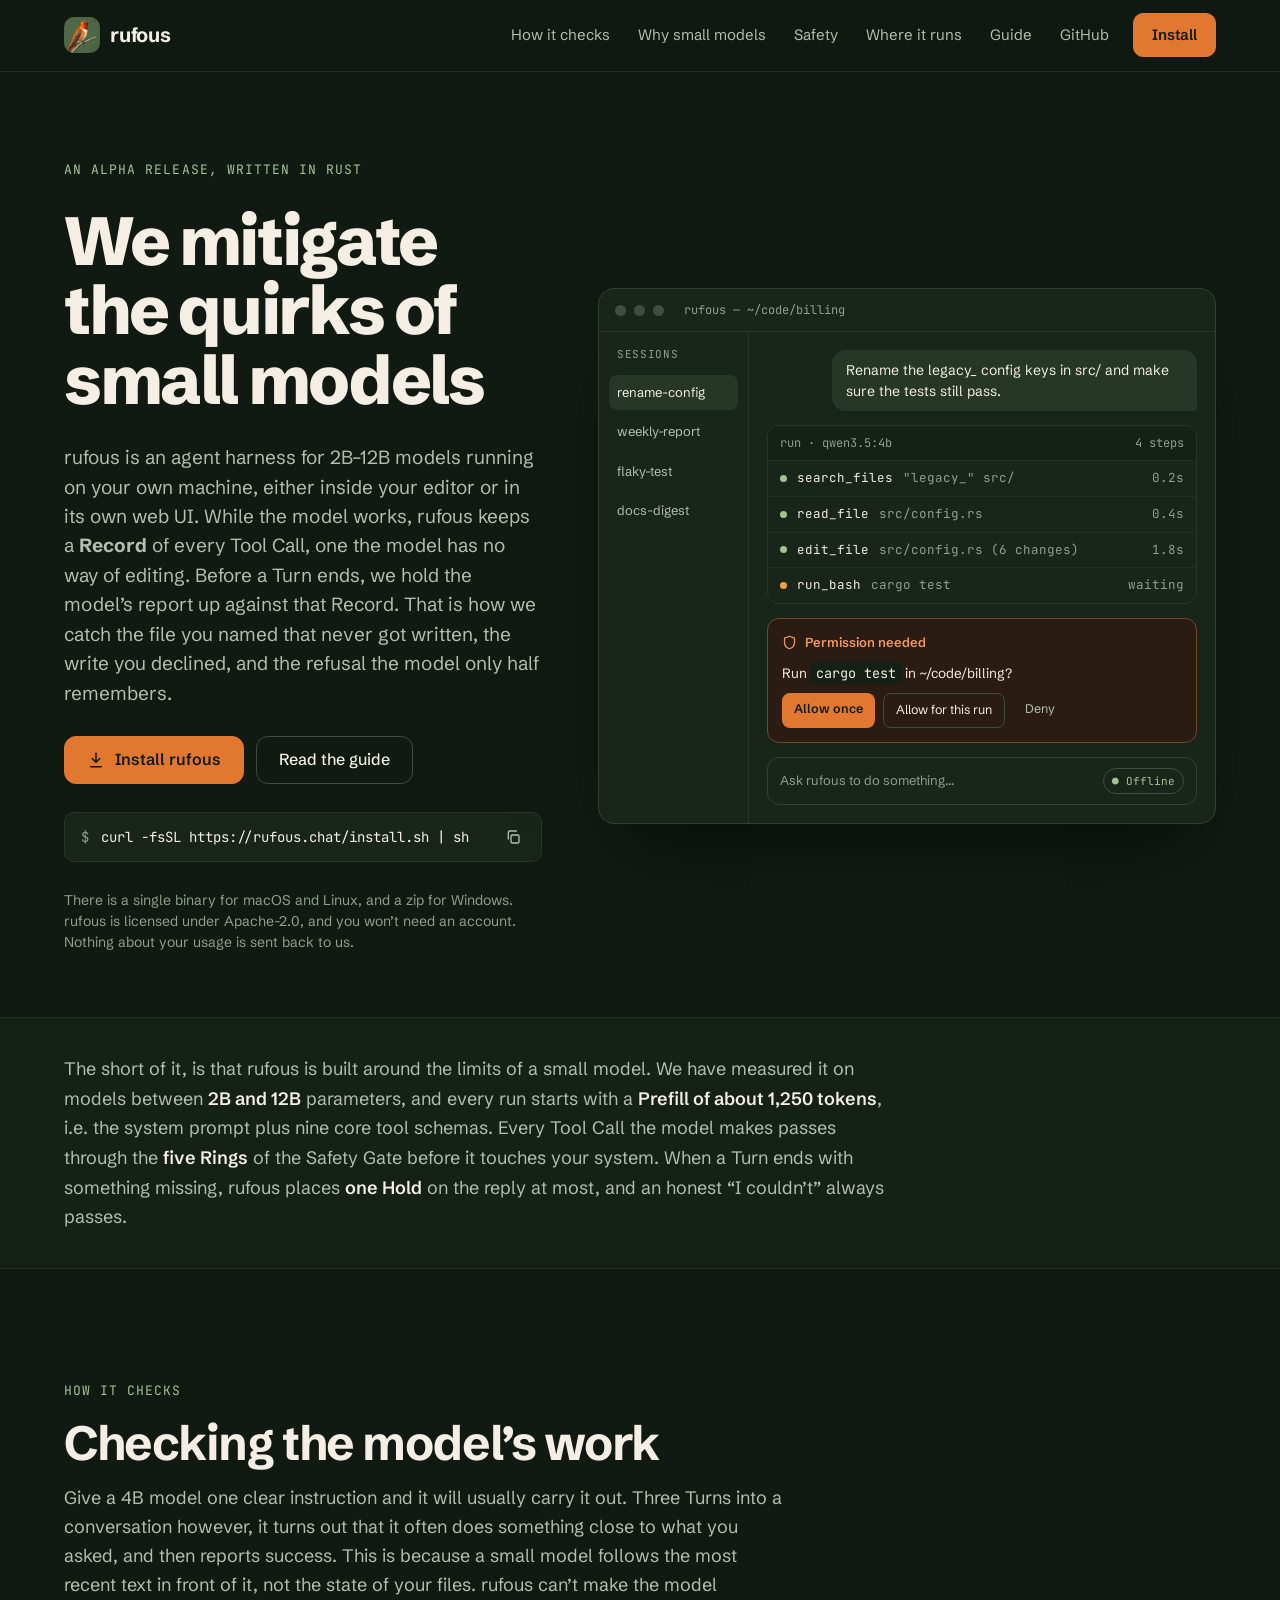
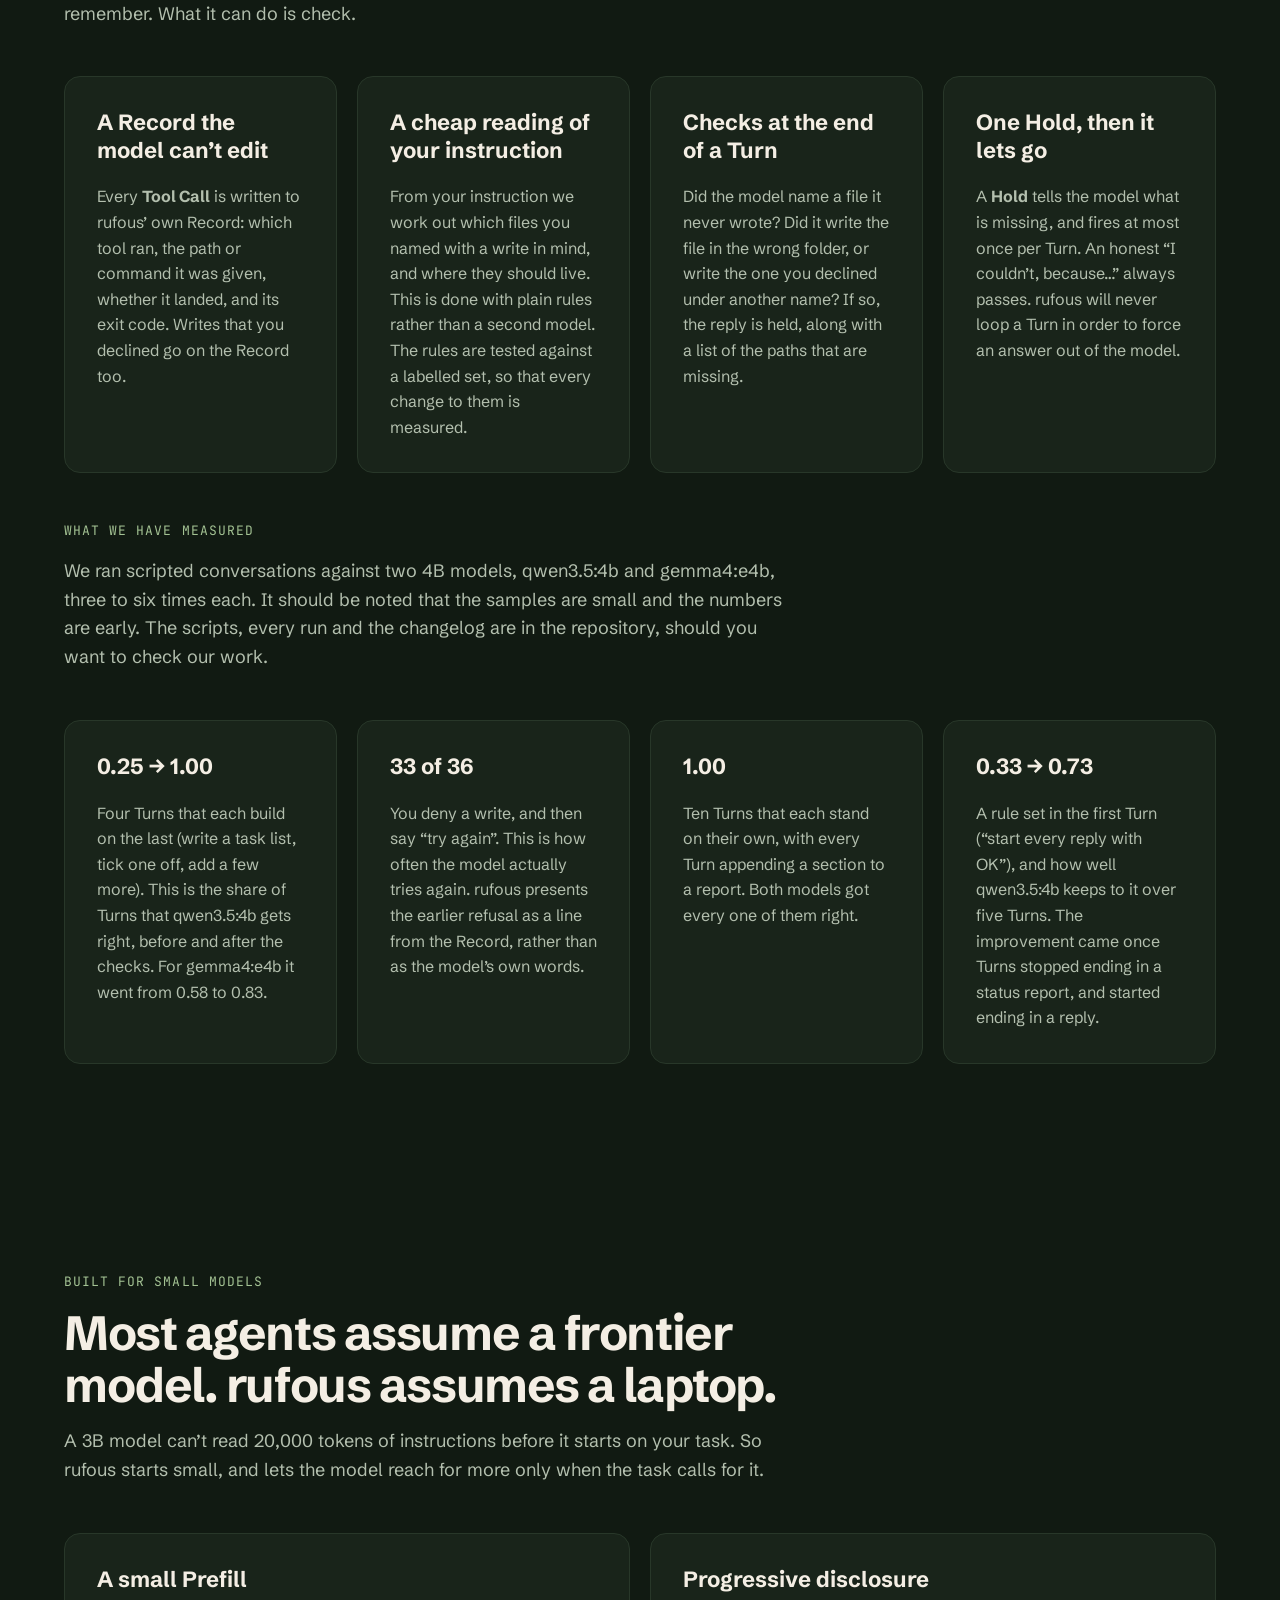
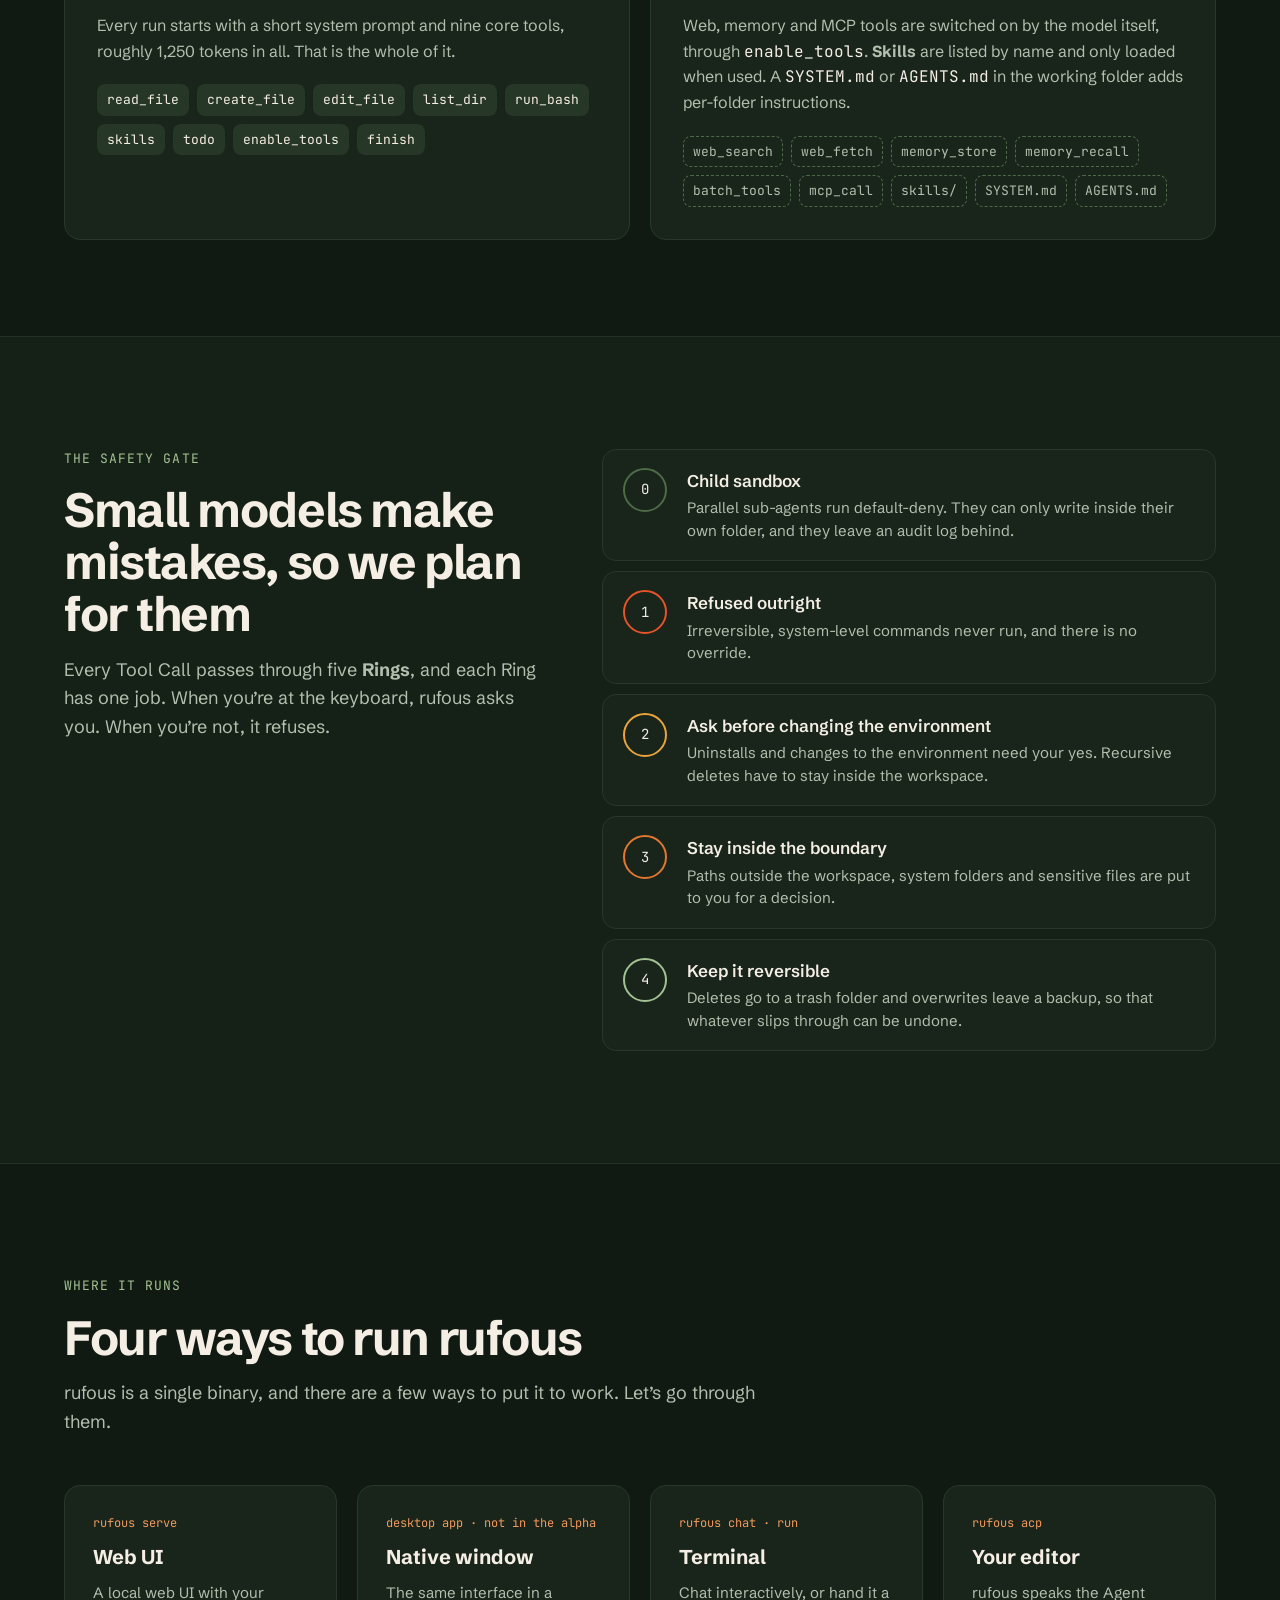
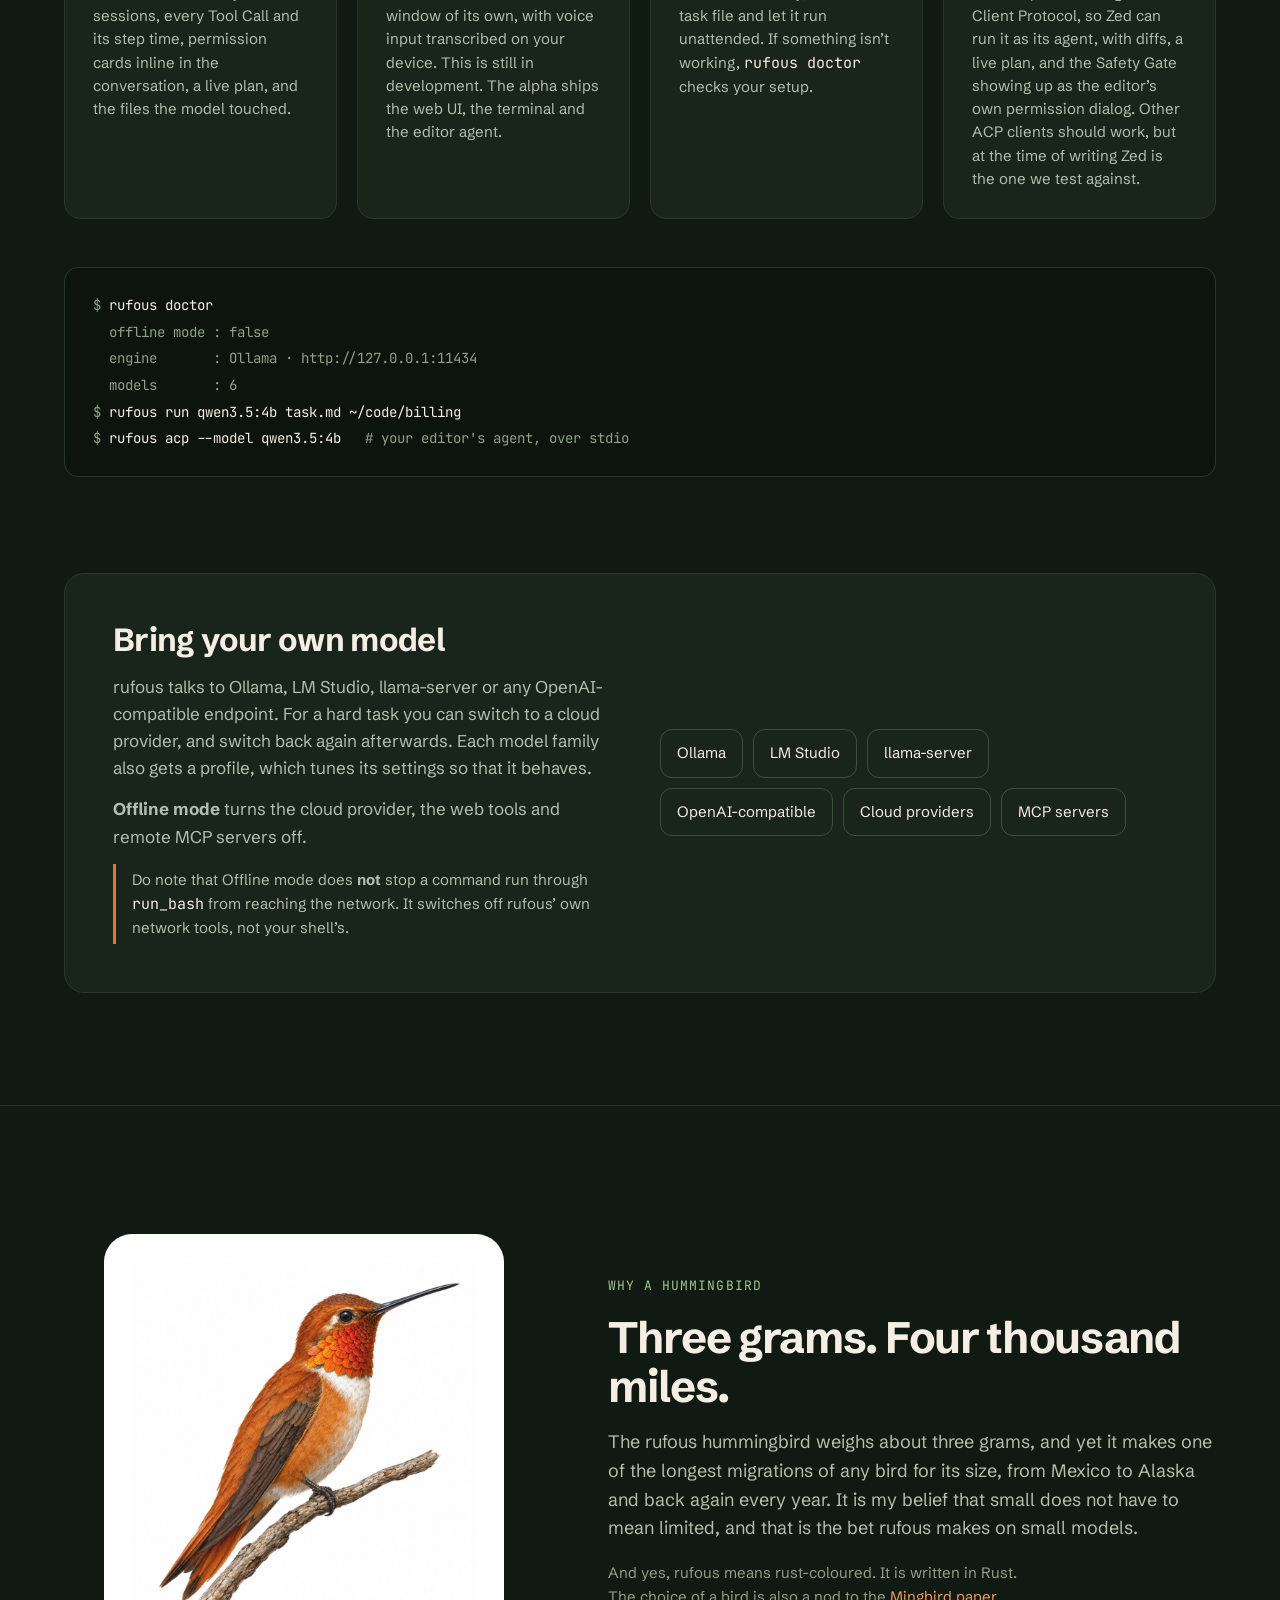
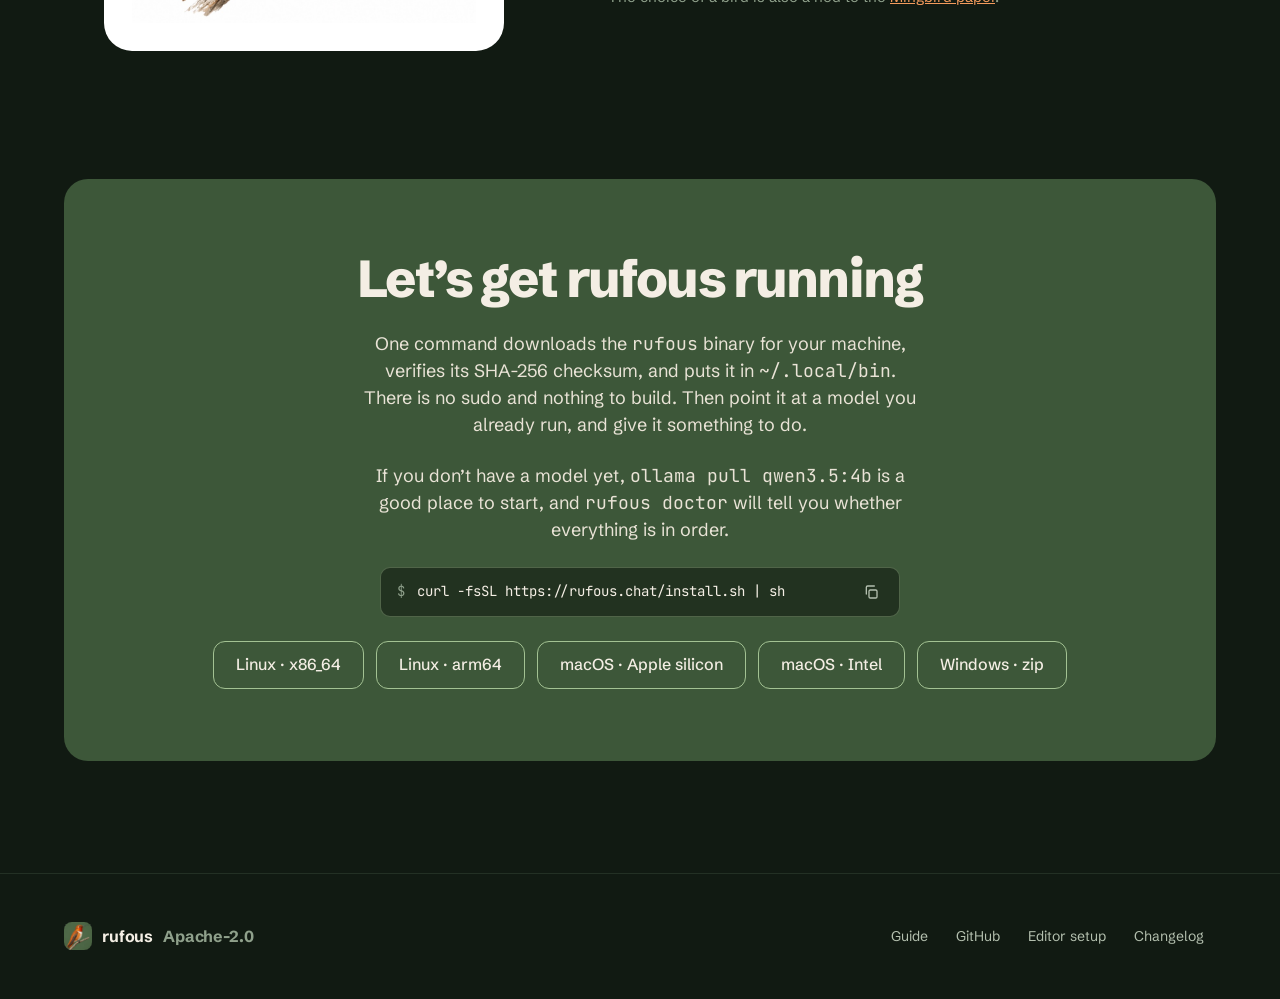
<file: index.html>
<!doctype html>
<html lang="en">
<head>
  <meta charset="utf-8">
  <meta name="viewport" content="width=device-width, initial-scale=1">
  <title>rufous: a harness attuned to small-model quirks</title>
  <meta name="description" content="rufous is an agent harness for 2B–12B models running on your own machine. It keeps its own Record of every Tool Call the model makes, and before a Turn ends it checks the model’s report against that Record. It runs in your editor over ACP, or in its own web UI.">
  <meta name="theme-color" content="#111A12">
  <link rel="canonical" href="https://rufous.chat/">

  <meta property="og:type" content="website">
  <meta property="og:url" content="https://rufous.chat/">
  <meta property="og:title" content="rufous: a harness attuned to small-model quirks">
  <meta property="og:description" content="A harness attuned to small-model quirks. It runs 2B–12B models on your own machine, checks their work before a Turn ends, and asks before it acts.">
  <meta property="og:image" content="https://rufous.chat/assets/img/social-card.png">
  <meta property="og:image:width" content="1200">
  <meta property="og:image:height" content="630">
  <meta property="og:image:alt" content="rufous: We mitigate the quirks of small models. A harness for 2B–12B models on your own machine, beside a painting of a rufous hummingbird.">
  <meta name="twitter:card" content="summary_large_image">

  <link rel="icon" href="assets/img/favicon.svg" type="image/svg+xml">
  <link rel="icon" href="assets/img/favicon-32.png" sizes="32x32" type="image/png">
  <link rel="apple-touch-icon" href="assets/img/apple-touch-icon.png">

  <link rel="preconnect" href="https://fonts.googleapis.com">
  <link rel="preconnect" href="https://fonts.gstatic.com" crossorigin>
  <link rel="stylesheet" href="https://fonts.googleapis.com/css2?family=Schibsted+Grotesk:wght@400;500;600;700;800&family=JetBrains+Mono:wght@400;500&display=swap">
  <link rel="stylesheet" href="assets/css/styles.css">
  <script>document.documentElement.classList.add('js');</script>
  <script src="assets/js/main.js" defer></script>
</head>
<body>
<a class="skip-link" href="#main">Skip to content</a>

<header class="site-header">
  <nav class="nav container" aria-label="Main">
    <a class="brand" href="#top">
      <img src="assets/img/rufous-icon-64.png" alt="" width="36" height="36">
      <span>rufous</span>
    </a>
    <button class="nav-toggle" type="button" aria-expanded="false" aria-controls="nav-links" aria-label="Open menu">
      <svg aria-hidden="true" width="20" height="20" viewBox="0 0 24 24" fill="none" stroke="currentColor" stroke-width="2" stroke-linecap="round"><path d="M4 7h16M4 12h16M4 17h16"/></svg>
    </button>
    <ul class="nav-links" id="nav-links">
      <li><a href="#checks">How it checks</a></li>
      <li><a href="#small-models">Why small models</a></li>
      <li><a href="#safety">Safety</a></li>
      <li><a href="#surfaces">Where it runs</a></li>
      <li><a href="guide.html">Guide</a></li>
      <li><a href="https://github.com/stephanfeb/rufous">GitHub</a></li>
      <li class="nav-cta"><a class="btn btn-primary btn-sm" href="#download">Install</a></li>
    </ul>
  </nav>
</header>

<main id="main">

  <!-- Hero -->
  <section id="top" class="hero container">
    <div class="hero-copy">
      <p class="eyebrow">An alpha release, written in Rust</p>
      <h1>We mitigate the quirks of small models</h1>
      <p class="hero-sub">rufous is an agent harness for 2B–12B models running on your own machine, either inside your editor or in its own web UI. While the model works, rufous keeps a <strong>Record</strong> of every Tool Call, one the model has no way of editing. Before a Turn ends, we hold the model’s report up against that Record. That is how we catch the file you named that never got written, the write you declined, and the refusal the model only half remembers.</p>
      <div class="hero-ctas">
        <a class="btn btn-primary" href="#download">
          <svg aria-hidden="true" width="18" height="18" viewBox="0 0 24 24" fill="none" stroke="currentColor" stroke-width="2" stroke-linecap="round" stroke-linejoin="round"><path d="M12 3v12"/><path d="m7 10 5 5 5-5"/><path d="M5 21h14"/></svg>
          <span>Install rufous</span>
        </a>
        <a class="btn btn-ghost" href="guide.html">Read the guide</a>
      </div>
      <div class="install">
        <span class="prompt" aria-hidden="true">$</span>
        <code data-install>curl -fsSL https://rufous.chat/install.sh | sh</code>
        <button class="copy-btn" type="button" aria-label="Copy install command" data-copy>
          <svg class="icon-copy" aria-hidden="true" width="16" height="16" viewBox="0 0 24 24" fill="none" stroke="currentColor" stroke-width="2" stroke-linecap="round" stroke-linejoin="round"><rect x="9" y="9" width="12" height="12" rx="2"/><path d="M5 15V5a2 2 0 0 1 2-2h10"/></svg>
          <svg class="icon-check" aria-hidden="true" width="16" height="16" viewBox="0 0 24 24" fill="none" stroke="currentColor" stroke-width="2.4" stroke-linecap="round" stroke-linejoin="round"><path d="m5 12 5 5 9-10"/></svg>
        </button>
      </div>
      <p class="hero-note">There is a single binary for macOS and Linux, and a zip for Windows. rufous is licensed under Apache-2.0, and you won’t need an account. Nothing about your usage is sent back to us.</p>
    </div>

    <div class="hero-visual">
      <div class="app-mock" role="img" aria-label="The rufous app: a session list, a conversation with a run of tool calls, and a permission card asking to run cargo test">
        <div class="app-bar" aria-hidden="true">
          <span class="dot"></span><span class="dot"></span><span class="dot"></span>
          <span class="title mono">rufous — ~/code/billing</span>
        </div>
        <div class="app-body" aria-hidden="true">
          <div class="app-rail">
            <span class="label mono">Sessions</span>
            <span class="session is-active">rename-config</span>
            <span class="session">weekly-report</span>
            <span class="session">flaky-test</span>
            <span class="session">docs-digest</span>
          </div>
          <div class="app-main">
            <div class="msg-user">Rename the legacy_ config keys in src/ and make sure the tests still pass.</div>
            <div class="run">
              <div class="run-head mono"><span>run · qwen3.5:4b</span><span>4 steps</span></div>
              <div class="run-step"><span class="pip"></span><span>search_files</span><span class="arg">"legacy_" src/</span><span class="time">0.2s</span></div>
              <div class="run-step"><span class="pip"></span><span>read_file</span><span class="arg">src/config.rs</span><span class="time">0.4s</span></div>
              <div class="run-step"><span class="pip"></span><span>edit_file</span><span class="arg">src/config.rs (6 changes)</span><span class="time">1.8s</span></div>
              <div class="run-step"><span class="pip is-waiting"></span><span>run_bash</span><span class="arg">cargo test</span><span class="time">waiting</span></div>
            </div>
            <div class="perm">
              <div class="perm-title">
                <svg width="15" height="15" viewBox="0 0 24 24" fill="none" stroke="currentColor" stroke-width="2" stroke-linecap="round" stroke-linejoin="round"><path d="M12 2 4 5v6c0 5 3.5 9.5 8 11 4.5-1.5 8-6 8-11V5z"/></svg>
                Permission needed
              </div>
              <div class="perm-q">Run <code>cargo test</code> in ~/code/billing?</div>
              <div class="perm-actions">
                <span class="allow">Allow once</span>
                <span class="allow-run">Allow for this run</span>
                <span class="deny">Deny</span>
              </div>
            </div>
            <div class="composer">
              <span class="placeholder">Ask rufous to do something…</span>
              <span class="pill">● Offline</span>
            </div>
          </div>
        </div>
      </div>
    </div>
  </section>

  <!-- Facts -->
  <section class="band" aria-label="At a glance">
    <div class="facts container">
      <p>The short of it, is that rufous is built around the limits of a small model. We have measured it on models between <strong>2B and 12B</strong> parameters, and every run starts with a <strong>Prefill of about 1,250 tokens</strong>, i.e. the system prompt plus nine core tool schemas. Every Tool Call the model makes passes through the <strong>five Rings</strong> of the Safety Gate before it touches your system. When a Turn ends with something missing, rufous places <strong>one Hold</strong> on the reply at most, and an honest “I couldn’t” always passes.</p>
    </div>
  </section>

  <!-- Checks -->
  <section id="checks" class="section container">
    <div class="section-head">
      <p class="eyebrow">How it checks</p>
      <h2 class="h2">Checking the model’s work</h2>
      <p class="lede">Give a 4B model one clear instruction and it will usually carry it out. Three Turns into a conversation however, it turns out that it often does something close to what you asked, and then reports success. This is because a small model follows the most recent text in front of it, not the state of your files. rufous can’t make the model remember. What it can do is check.</p>
    </div>
    <div class="cards-4">
      <article class="card">
        <h3>A Record the model can’t edit</h3>
        <p>Every <strong>Tool Call</strong> is written to rufous’ own Record: which tool ran, the path or command it was given, whether it landed, and its exit code. Writes that you declined go on the Record too.</p>
      </article>
      <article class="card">
        <h3>A cheap reading of your instruction</h3>
        <p>From your instruction we work out which files you named with a write in mind, and where they should live. This is done with plain rules rather than a second model. The rules are tested against a labelled set, so that every change to them is measured.</p>
      </article>
      <article class="card">
        <h3>Checks at the end of a Turn</h3>
        <p>Did the model name a file it never wrote? Did it write the file in the wrong folder, or write the one you declined under another name? If so, the reply is held, along with a list of the paths that are missing.</p>
      </article>
      <article class="card">
        <h3>One Hold, then it lets go</h3>
        <p>A <strong>Hold</strong> tells the model what is missing, and fires at most once per Turn. An honest “I couldn’t, because…” always passes. rufous will never loop a Turn in order to force an answer out of the model.</p>
      </article>
    </div>
    <div class="section-head">
      <p class="eyebrow">What we have measured</p>
      <p class="lede">We ran scripted conversations against two 4B models, qwen3.5:4b and gemma4:e4b, three to six times each. It should be noted that the samples are small and the numbers are early. The scripts, every run and the changelog are in the repository, should you want to check our work.</p>
    </div>
    <div class="cards-4">
      <article class="card">
        <h3>0.25 → 1.00</h3>
        <p>Four Turns that each build on the last (write a task list, tick one off, add a few more). This is the share of Turns that qwen3.5:4b gets right, before and after the checks. For gemma4:e4b it went from 0.58 to 0.83.</p>
      </article>
      <article class="card">
        <h3>33 of 36</h3>
        <p>You deny a write, and then say “try again”. This is how often the model actually tries again. rufous presents the earlier refusal as a line from the Record, rather than as the model’s own words.</p>
      </article>
      <article class="card">
        <h3>1.00</h3>
        <p>Ten Turns that each stand on their own, with every Turn appending a section to a report. Both models got every one of them right.</p>
      </article>
      <article class="card">
        <h3>0.33 → 0.73</h3>
        <p>A rule set in the first Turn (“start every reply with OK”), and how well qwen3.5:4b keeps to it over five Turns. The improvement came once Turns stopped ending in a status report, and started ending in a reply.</p>
      </article>
    </div>
  </section>

  <!-- Small models -->
  <section id="small-models" class="section container">
    <div class="section-head">
      <p class="eyebrow">Built for small models</p>
      <h2 class="h2">Most agents assume a frontier model. rufous assumes a laptop.</h2>
      <p class="lede">A 3B model can’t read 20,000 tokens of instructions before it starts on your task. So rufous starts small, and lets the model reach for more only when the task calls for it.</p>
    </div>
    <div class="cards-2">
      <article class="card">
        <h3>A small Prefill</h3>
        <p>Every run starts with a short system prompt and nine core tools, roughly 1,250 tokens in all. That is the whole of it.</p>
        <ul class="chips" aria-label="Core tools">
          <li class="chip">read_file</li>
          <li class="chip">create_file</li>
          <li class="chip">edit_file</li>
          <li class="chip">list_dir</li>
          <li class="chip">run_bash</li>
          <li class="chip">skills</li>
          <li class="chip">todo</li>
          <li class="chip">enable_tools</li>
          <li class="chip">finish</li>
        </ul>
      </article>
      <article class="card">
        <h3>Progressive disclosure</h3>
        <p>Web, memory and MCP tools are switched on by the model itself, through <code>enable_tools</code>. <strong>Skills</strong> are listed by name and only loaded when used. A <code>SYSTEM.md</code> or <code>AGENTS.md</code> in the working folder adds per-folder instructions.</p>
        <ul class="chips" aria-label="Loaded on demand">
          <li class="chip chip-dashed">web_search</li>
          <li class="chip chip-dashed">web_fetch</li>
          <li class="chip chip-dashed">memory_store</li>
          <li class="chip chip-dashed">memory_recall</li>
          <li class="chip chip-dashed">batch_tools</li>
          <li class="chip chip-dashed">mcp_call</li>
          <li class="chip chip-dashed">skills/</li>
          <li class="chip chip-dashed">SYSTEM.md</li>
          <li class="chip chip-dashed">AGENTS.md</li>
        </ul>
      </article>
    </div>
  </section>

  <!-- Safety -->
  <section id="safety" class="band">
    <div class="safety container">
      <div class="section-head">
        <p class="eyebrow">The safety gate</p>
        <h2 class="h2">Small models make mistakes, so we plan for them</h2>
        <p class="lede">Every Tool Call passes through five <strong>Rings</strong>, and each Ring has one job. When you’re at the keyboard, rufous asks you. When you’re not, it refuses.</p>
      </div>
      <ol class="rings">
        <li class="ring" data-ring="0"><span class="ring-num" aria-hidden="true">0</span><span class="ring-text"><strong>Child sandbox</strong><span>Parallel sub-agents run default-deny. They can only write inside their own folder, and they leave an audit log behind.</span></span></li>
        <li class="ring" data-ring="1"><span class="ring-num" aria-hidden="true">1</span><span class="ring-text"><strong>Refused outright</strong><span>Irreversible, system-level commands never run, and there is no override.</span></span></li>
        <li class="ring" data-ring="2"><span class="ring-num" aria-hidden="true">2</span><span class="ring-text"><strong>Ask before changing the environment</strong><span>Uninstalls and changes to the environment need your yes. Recursive deletes have to stay inside the workspace.</span></span></li>
        <li class="ring" data-ring="3"><span class="ring-num" aria-hidden="true">3</span><span class="ring-text"><strong>Stay inside the boundary</strong><span>Paths outside the workspace, system folders and sensitive files are put to you for a decision.</span></span></li>
        <li class="ring" data-ring="4"><span class="ring-num" aria-hidden="true">4</span><span class="ring-text"><strong>Keep it reversible</strong><span>Deletes go to a trash folder and overwrites leave a backup, so that whatever slips through can be undone.</span></span></li>
      </ol>
    </div>
  </section>

  <!-- Surfaces -->
  <section id="surfaces" class="section container">
    <div class="section-head">
      <p class="eyebrow">Where it runs</p>
      <h2 class="h2">Four ways to run rufous</h2>
      <p class="lede">rufous is a single binary, and there are a few ways to put it to work. Let’s go through them.</p>
    </div>
    <div class="cards-4">
      <article class="card surface">
        <span class="tag">rufous serve</span>
        <h3>Web UI</h3>
        <p>A local web UI with your sessions, every Tool Call and its step time, permission cards inline in the conversation, a live plan, and the files the model touched.</p>
      </article>
      <article class="card surface">
        <span class="tag">desktop app · not in the alpha</span>
        <h3>Native window</h3>
        <p>The same interface in a window of its own, with voice input transcribed on your device. This is still in development. The alpha ships the web UI, the terminal and the editor agent.</p>
      </article>
      <article class="card surface">
        <span class="tag">rufous chat · run</span>
        <h3>Terminal</h3>
        <p>Chat interactively, or hand it a task file and let it run unattended. If something isn’t working, <code>rufous doctor</code> checks your setup.</p>
      </article>
      <article class="card surface">
        <span class="tag">rufous acp</span>
        <h3>Your editor</h3>
        <p>rufous speaks the Agent Client Protocol, so Zed can run it as its agent, with diffs, a live plan, and the Safety Gate showing up as the editor’s own permission dialog. Other ACP clients should work, but at the time of writing Zed is the one we test against.</p>
      </article>
    </div>
<pre class="terminal" aria-label="Example terminal commands"><span class="dim">$</span> rufous doctor
<span class="dim">  offline mode : false
  engine       : Ollama · http://127.0.0.1:11434
  models       : 6</span>
<span class="dim">$</span> rufous run qwen3.5:4b task.md ~/code/billing
<span class="dim">$</span> rufous acp --model qwen3.5:4b   <span class="dim"># your editor's agent, over stdio</span></pre>
  </section>

  <!-- Models -->
  <section class="models-wrap container">
    <div class="models">
      <div class="models-copy">
        <h2>Bring your own model</h2>
        <p>rufous talks to Ollama, LM Studio, llama-server or any OpenAI-compatible endpoint. For a hard task you can switch to a cloud provider, and switch back again afterwards. Each model family also gets a profile, which tunes its settings so that it behaves.</p>
        <p><strong>Offline mode</strong> turns the cloud provider, the web tools and remote MCP servers off.</p>
        <blockquote class="note">Do note that Offline mode does <strong>not</strong> stop a command run through <code>run_bash</code> from reaching the network. It switches off rufous’ own network tools, not your shell’s.</blockquote>
      </div>
      <ul class="backends" aria-label="Supported backends">
        <li>Ollama</li>
        <li>LM Studio</li>
        <li>llama-server</li>
        <li>OpenAI-compatible</li>
        <li>Cloud providers</li>
        <li>MCP servers</li>
      </ul>
    </div>
  </section>

  <!-- Name story -->
  <section class="story-band">
    <div class="story container">
      <figure class="plate">
        <img src="assets/img/rufous-on-branch.jpg" alt="A rufous hummingbird perched on a bare branch, with an orange back and a red-orange throat" width="952" height="1000" loading="lazy">
      </figure>
      <div class="story-copy">
        <p class="eyebrow">Why a hummingbird</p>
        <h2 class="h2">Three grams. Four thousand miles.</h2>
        <p class="lede">The rufous hummingbird weighs about three grams, and yet it makes one of the longest migrations of any bird for its size, from Mexico to Alaska and back again every year. It is my belief that small does not have to mean limited, and that is the bet rufous makes on small models.</p>
        <p class="aside">And yes, rufous means rust-coloured. It is written in Rust.<br>
          The choice of a bird is also a nod to the <a href="https://arxiv.org/html/2610.02001v1">Mingbird paper</a>.</p>
      </div>
    </div>
  </section>

  <!-- Download -->
  <section id="download" class="download-wrap container">
    <div class="download">
      <h2>Let’s get rufous running</h2>
      <p>One command downloads the <code>rufous</code> binary for your machine, verifies its SHA-256 checksum, and puts it in <code>~/.local/bin</code>. There is no sudo and nothing to build. Then point it at a model you already run, and give it something to do.</p>
      <p>If you don’t have a model yet, <code>ollama pull qwen3.5:4b</code> is a good place to start, and <code>rufous doctor</code> will tell you whether everything is in order.</p>
      <div class="install">
        <span class="prompt" aria-hidden="true">$</span>
        <code data-install>curl -fsSL https://rufous.chat/install.sh | sh</code>
        <button class="copy-btn" type="button" aria-label="Copy install command" data-copy>
          <svg class="icon-copy" aria-hidden="true" width="16" height="16" viewBox="0 0 24 24" fill="none" stroke="currentColor" stroke-width="2" stroke-linecap="round" stroke-linejoin="round"><rect x="9" y="9" width="12" height="12" rx="2"/><path d="M5 15V5a2 2 0 0 1 2-2h10"/></svg>
          <svg class="icon-check" aria-hidden="true" width="16" height="16" viewBox="0 0 24 24" fill="none" stroke="currentColor" stroke-width="2.4" stroke-linecap="round" stroke-linejoin="round"><path d="m5 12 5 5 9-10"/></svg>
        </button>
      </div>
      <div class="platforms">
        <a class="btn btn-ghost" href="https://github.com/stephanfeb/rufous/releases/latest/download/rufous-aarch64-apple-darwin.tar.gz" data-platform="mac">macOS · Apple silicon</a>
        <a class="btn btn-ghost" href="https://github.com/stephanfeb/rufous/releases/latest/download/rufous-x86_64-apple-darwin.tar.gz" data-platform="mac">macOS · Intel</a>
        <a class="btn btn-ghost" href="https://github.com/stephanfeb/rufous/releases/latest/download/rufous-x86_64-unknown-linux-gnu.tar.gz" data-platform="linux">Linux · x86_64</a>
        <a class="btn btn-ghost" href="https://github.com/stephanfeb/rufous/releases/latest/download/rufous-aarch64-unknown-linux-gnu.tar.gz" data-platform="linux">Linux · arm64</a>
        <a class="btn btn-ghost" href="https://github.com/stephanfeb/rufous/releases/latest/download/rufous-x86_64-pc-windows-msvc.zip" data-platform="windows">Windows · zip</a>
      </div>
    </div>
  </section>

</main>

<footer class="site-footer">
  <div class="footer container">
    <div class="brand">
      <img src="assets/img/rufous-icon-64.png" alt="" width="28" height="28">
      <span>rufous</span>
      <span class="license">Apache-2.0</span>
    </div>
    <ul class="footer-links">
      <li><a href="guide.html">Guide</a></li>
      <li><a href="https://github.com/stephanfeb/rufous">GitHub</a></li>
      <li><a href="https://github.com/stephanfeb/rufous/blob/main/docs/acp.md">Editor setup</a></li>
      <li><a href="https://github.com/stephanfeb/rufous/releases">Changelog</a></li>
    </ul>
  </div>
</footer>
</body>
</html>
</file>
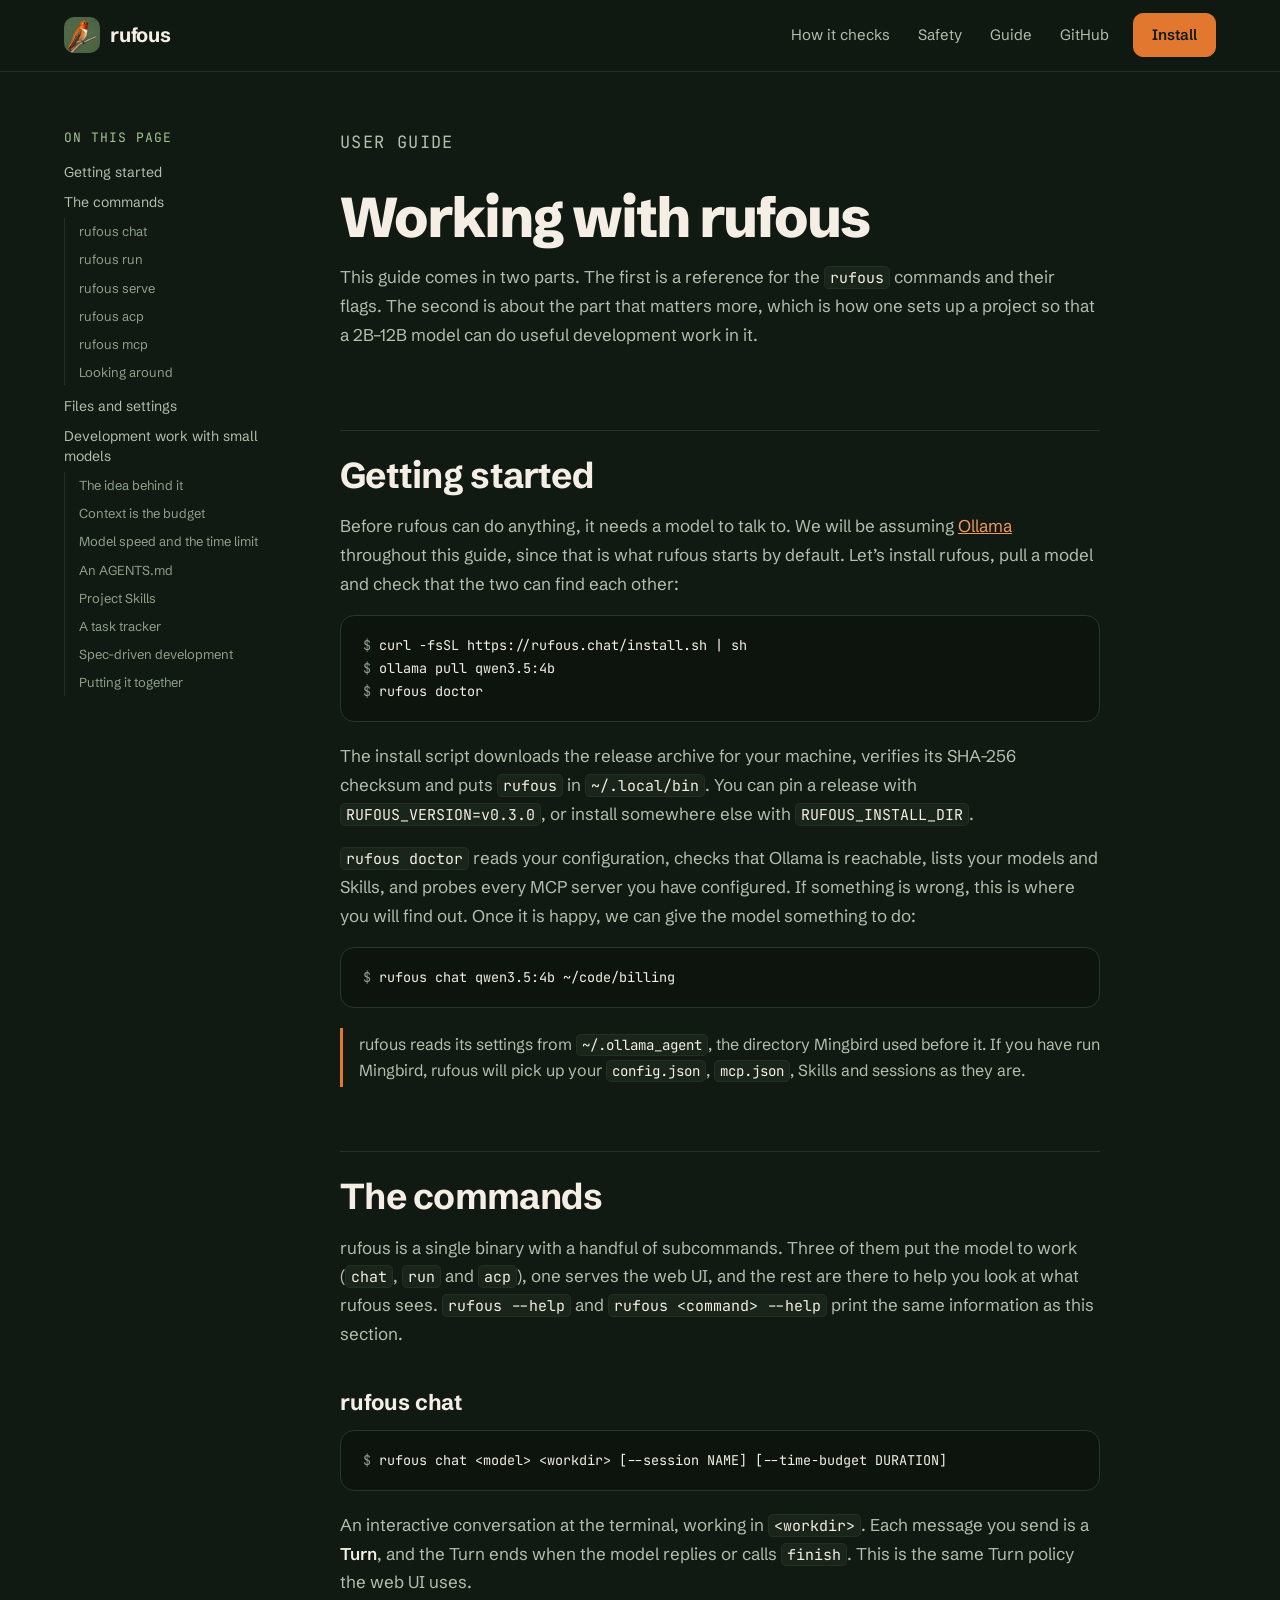
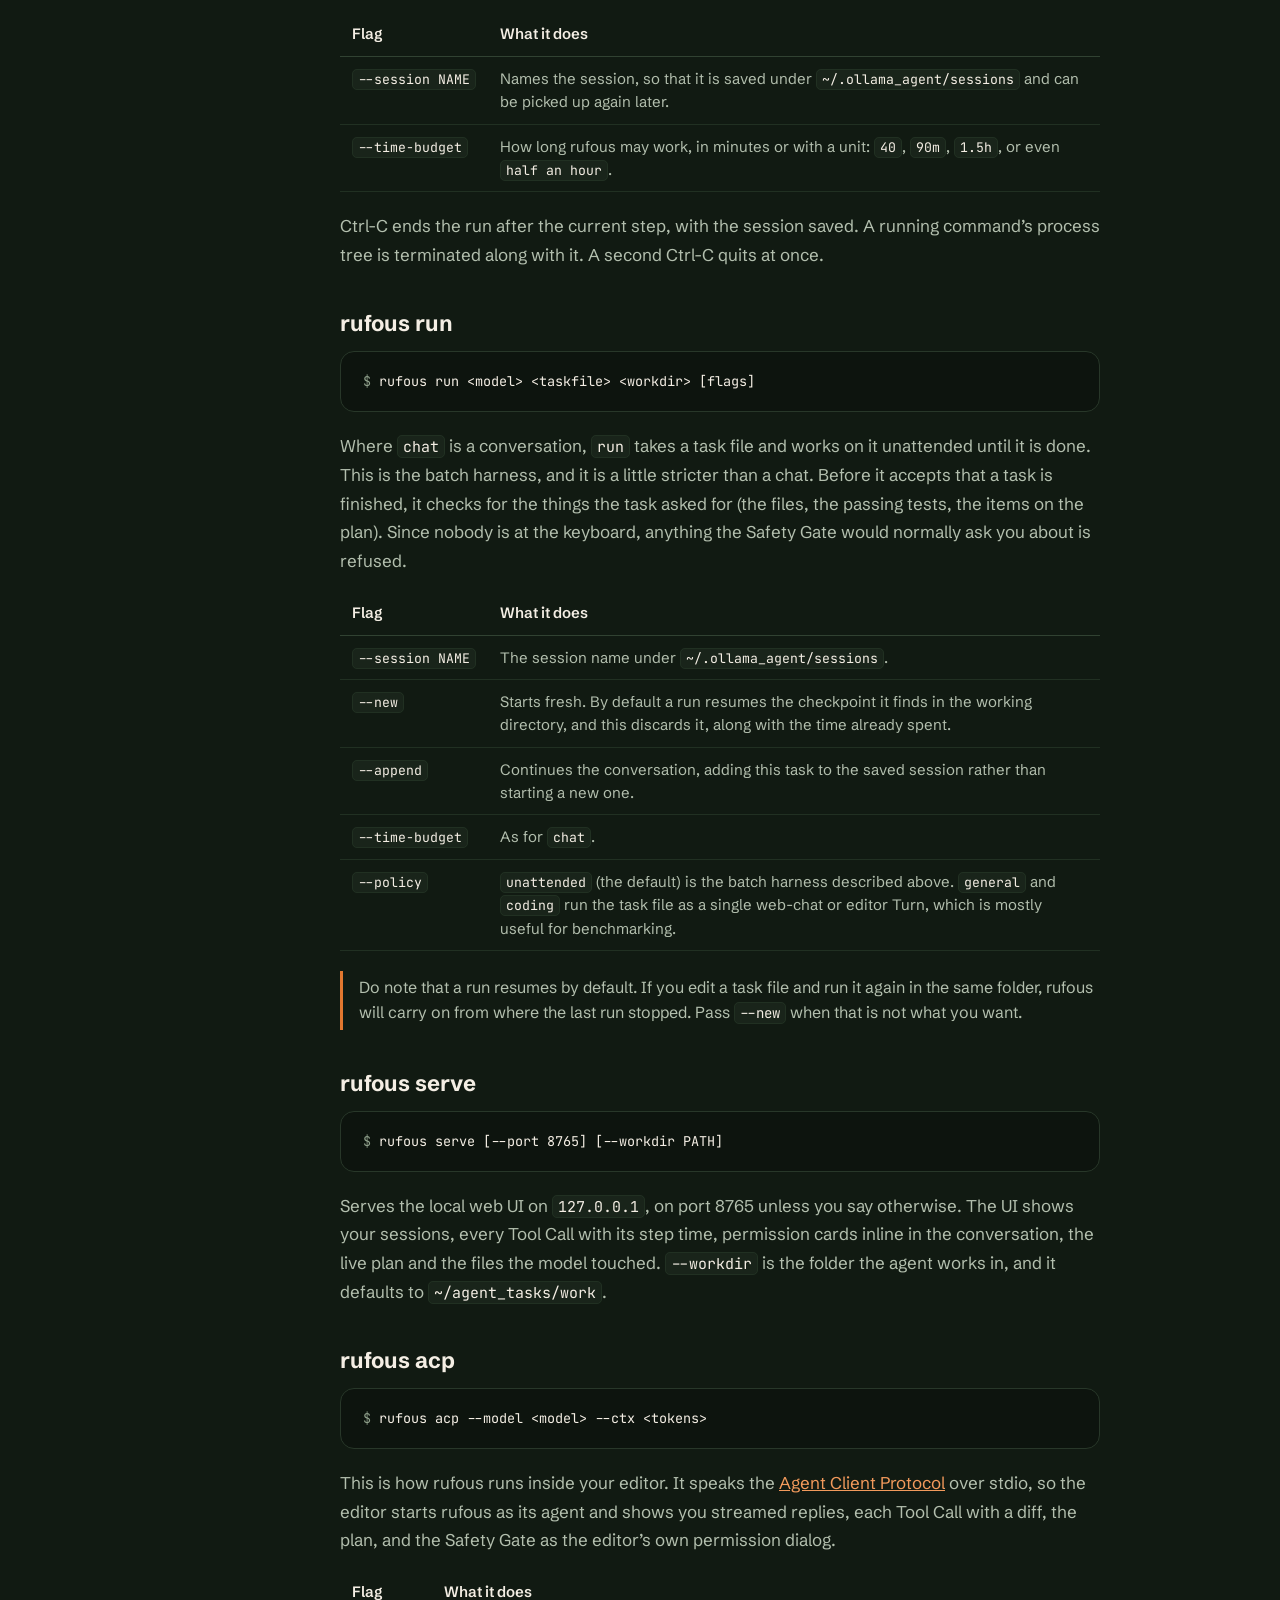
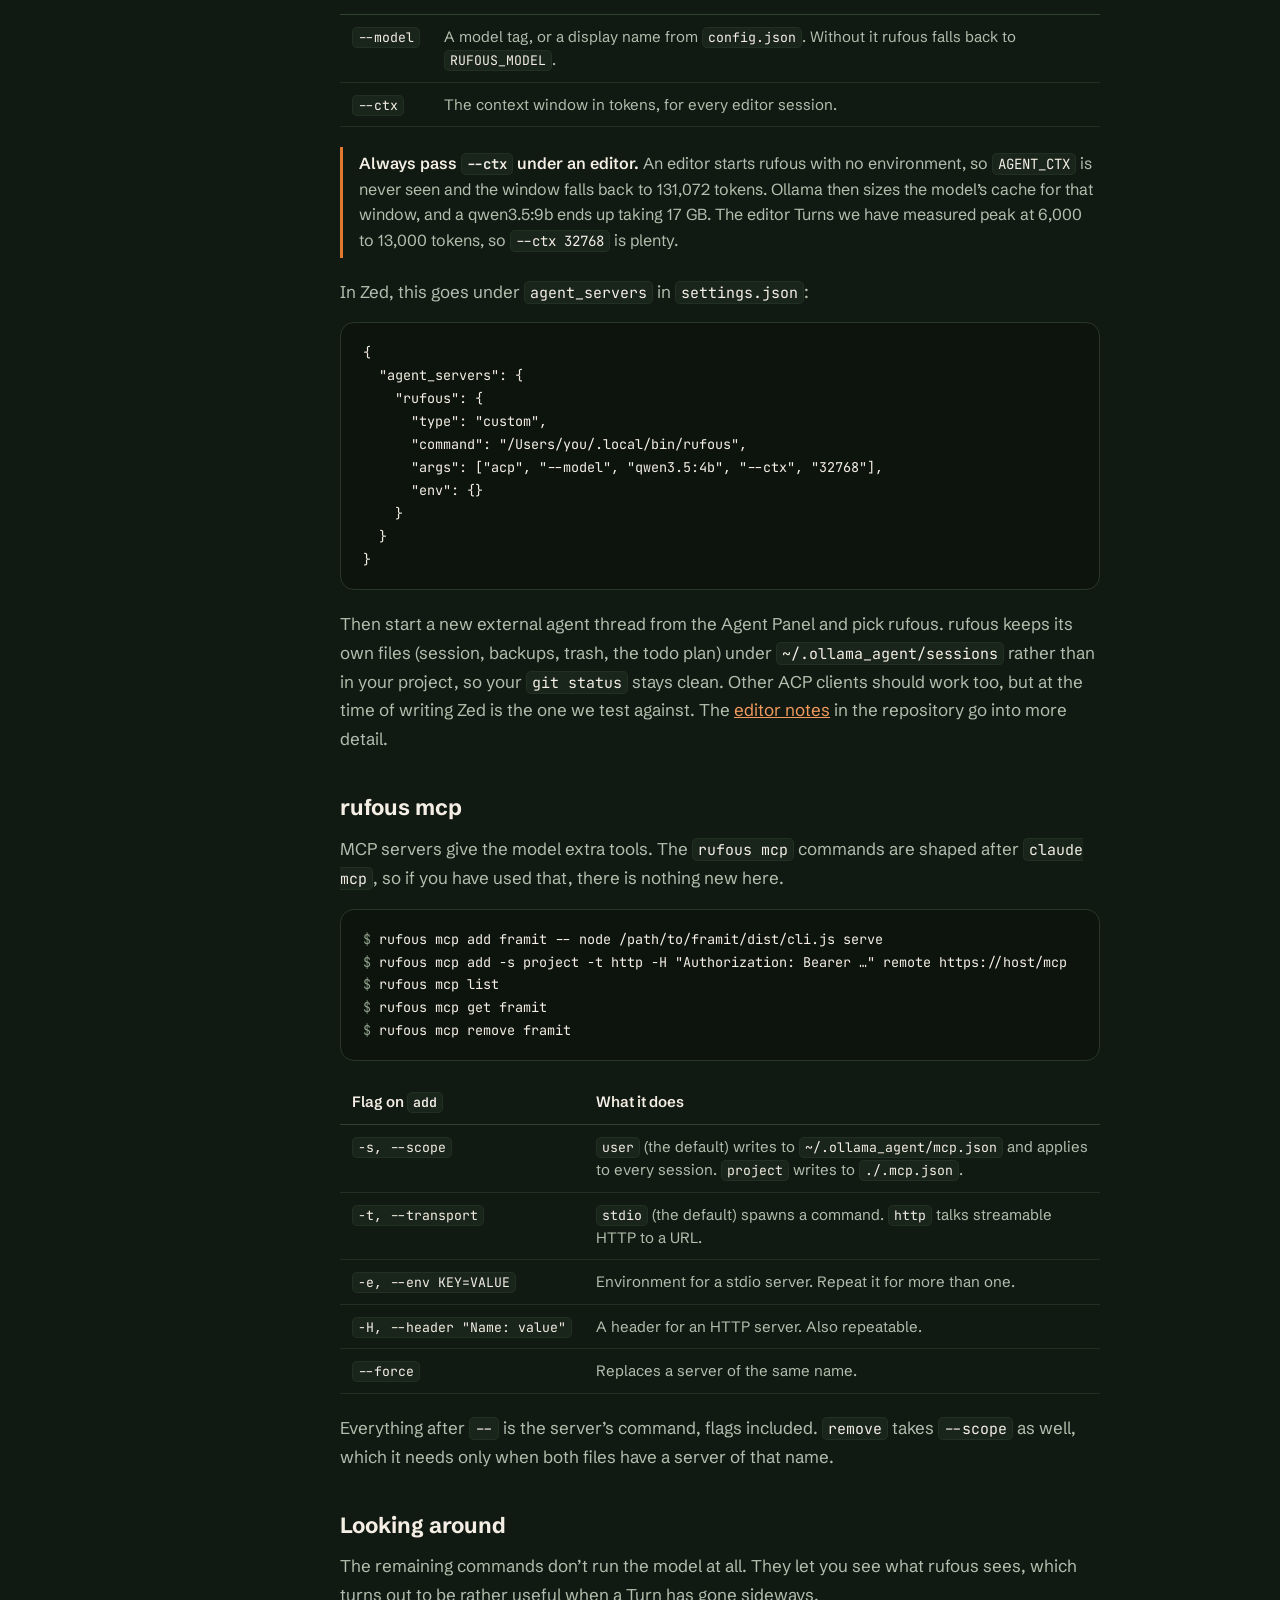
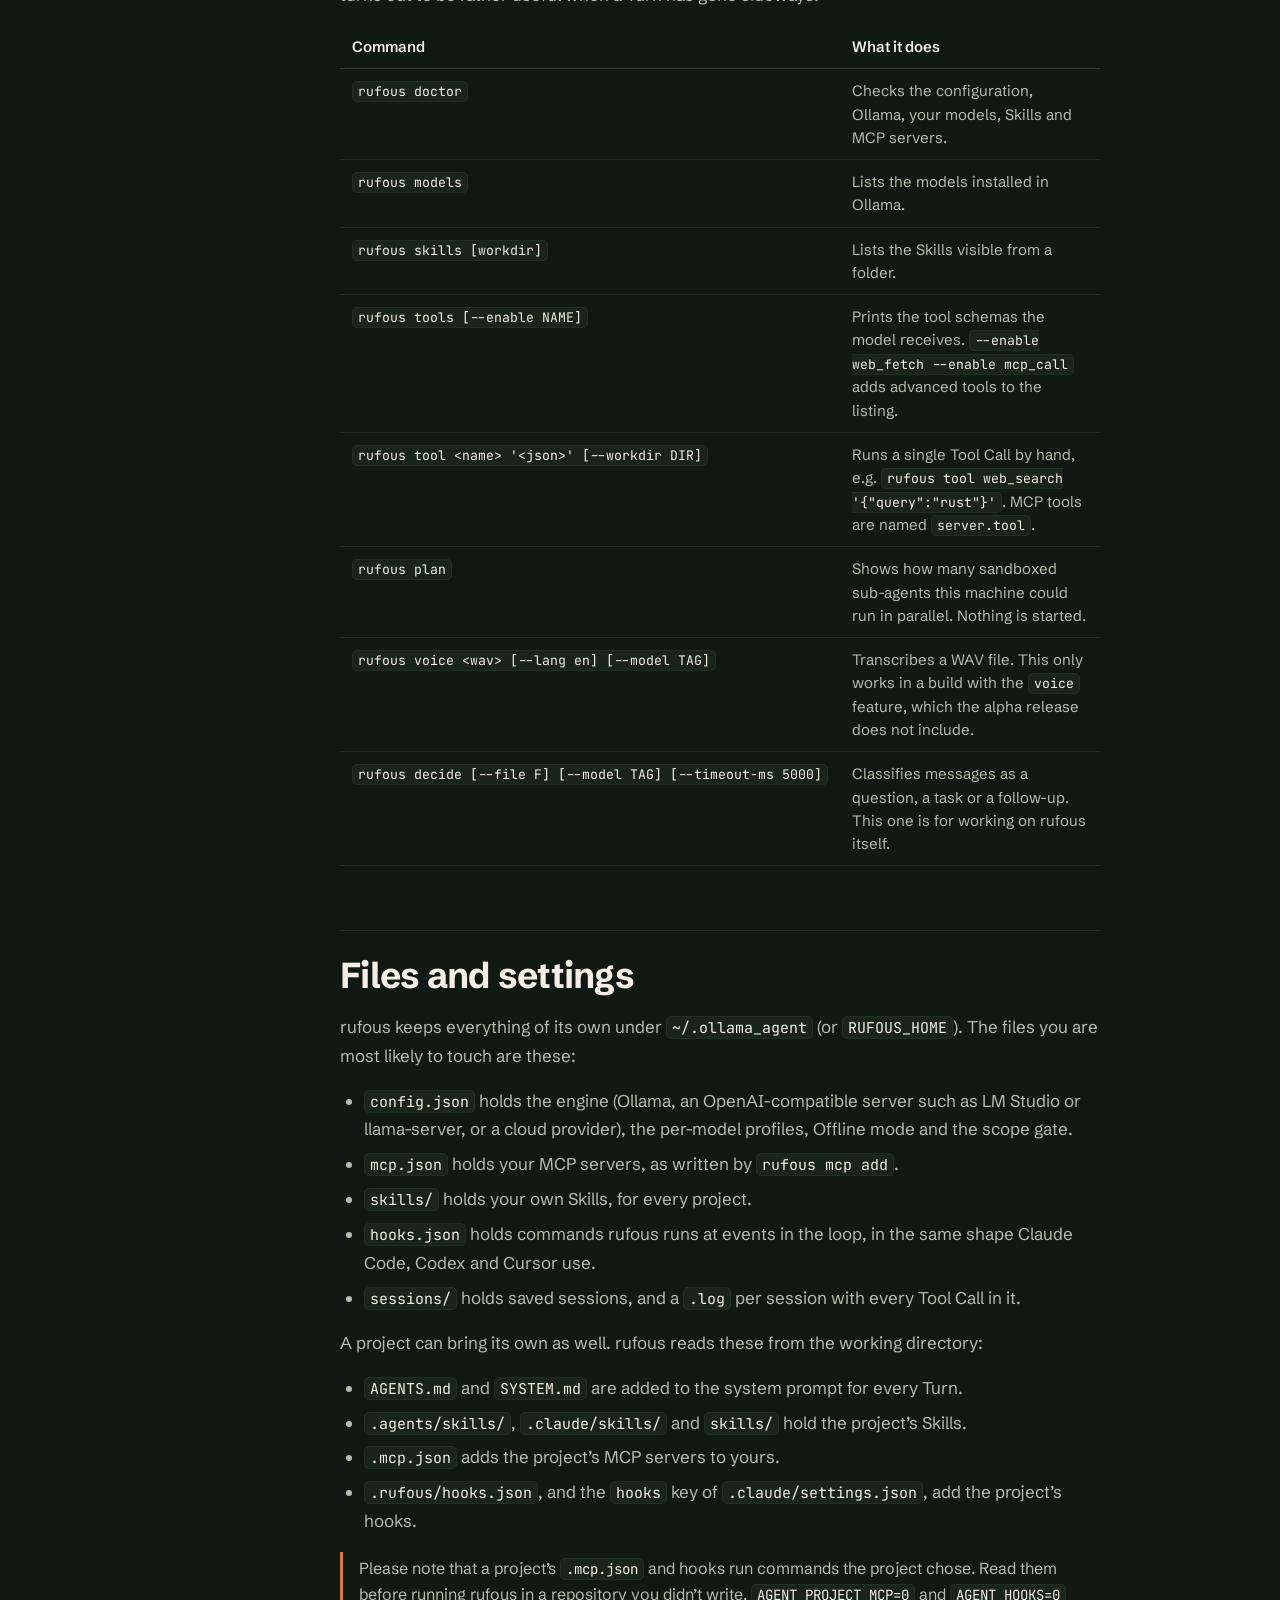
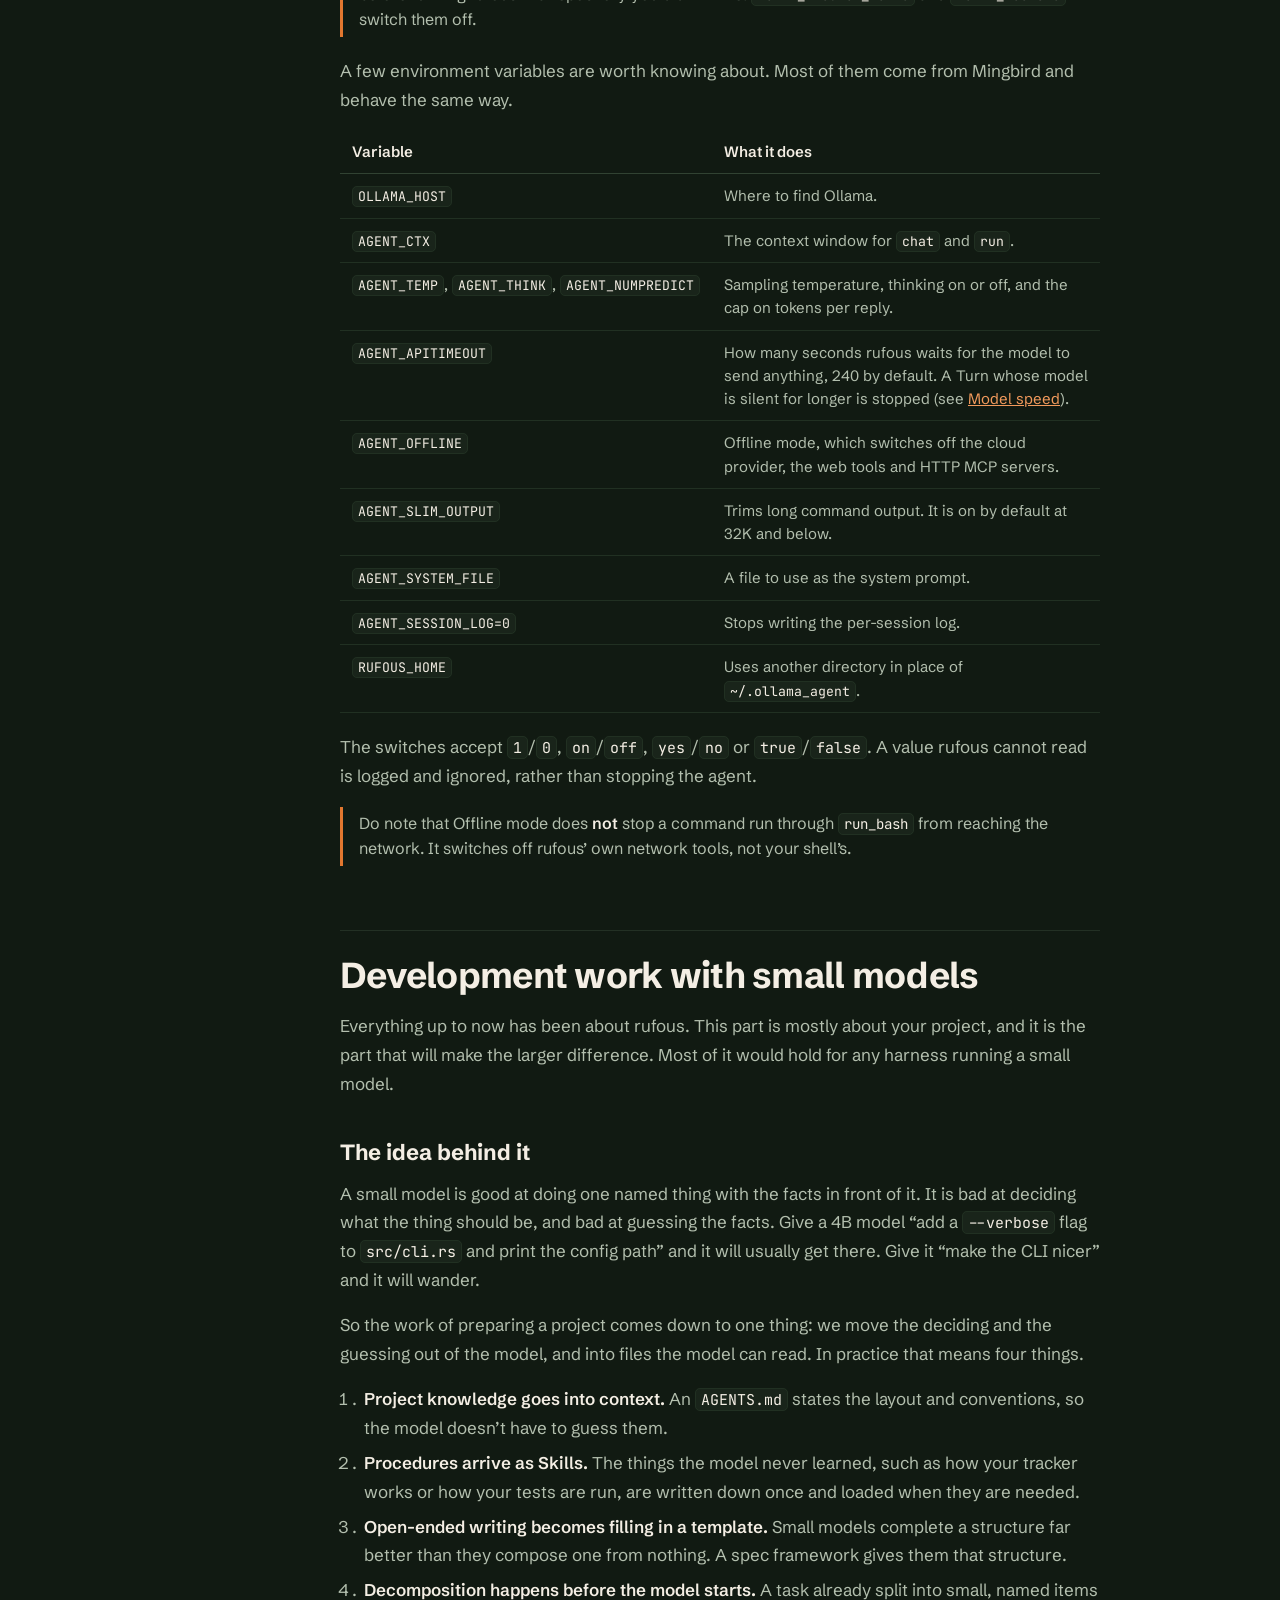
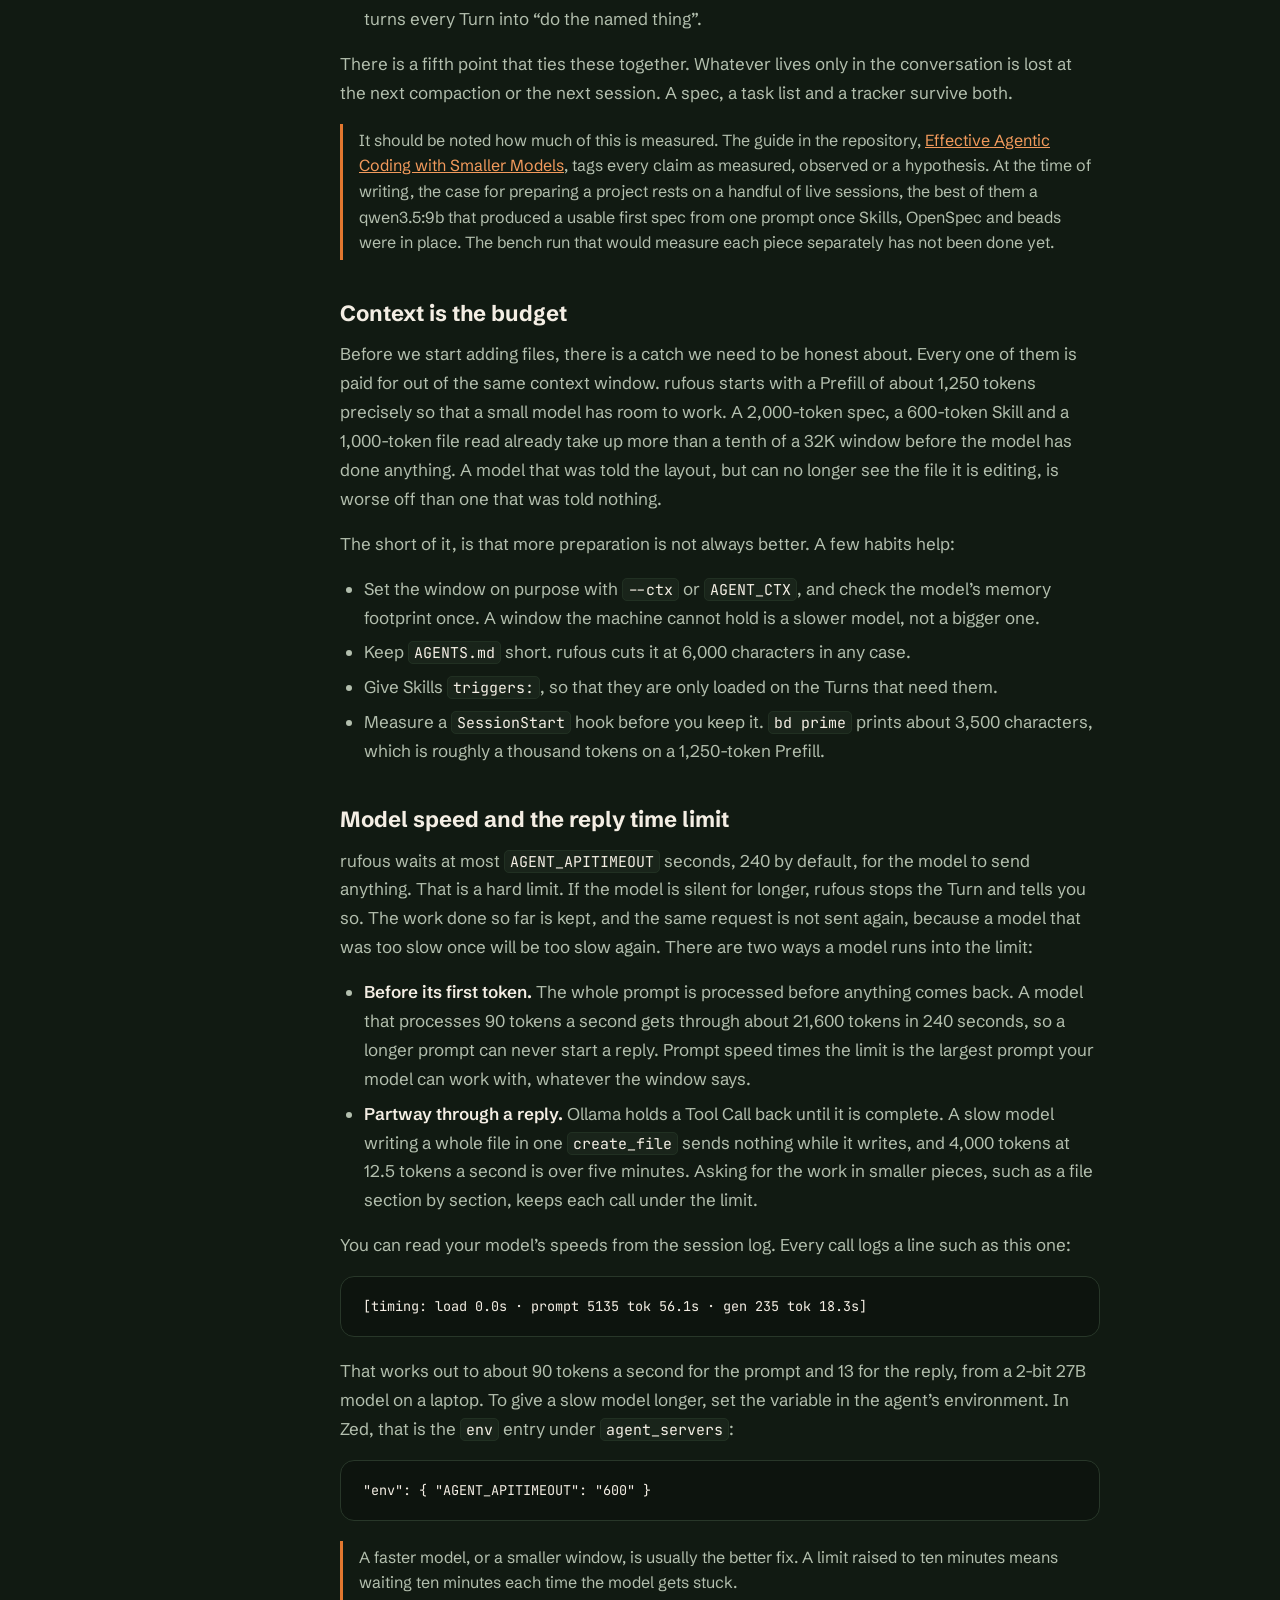
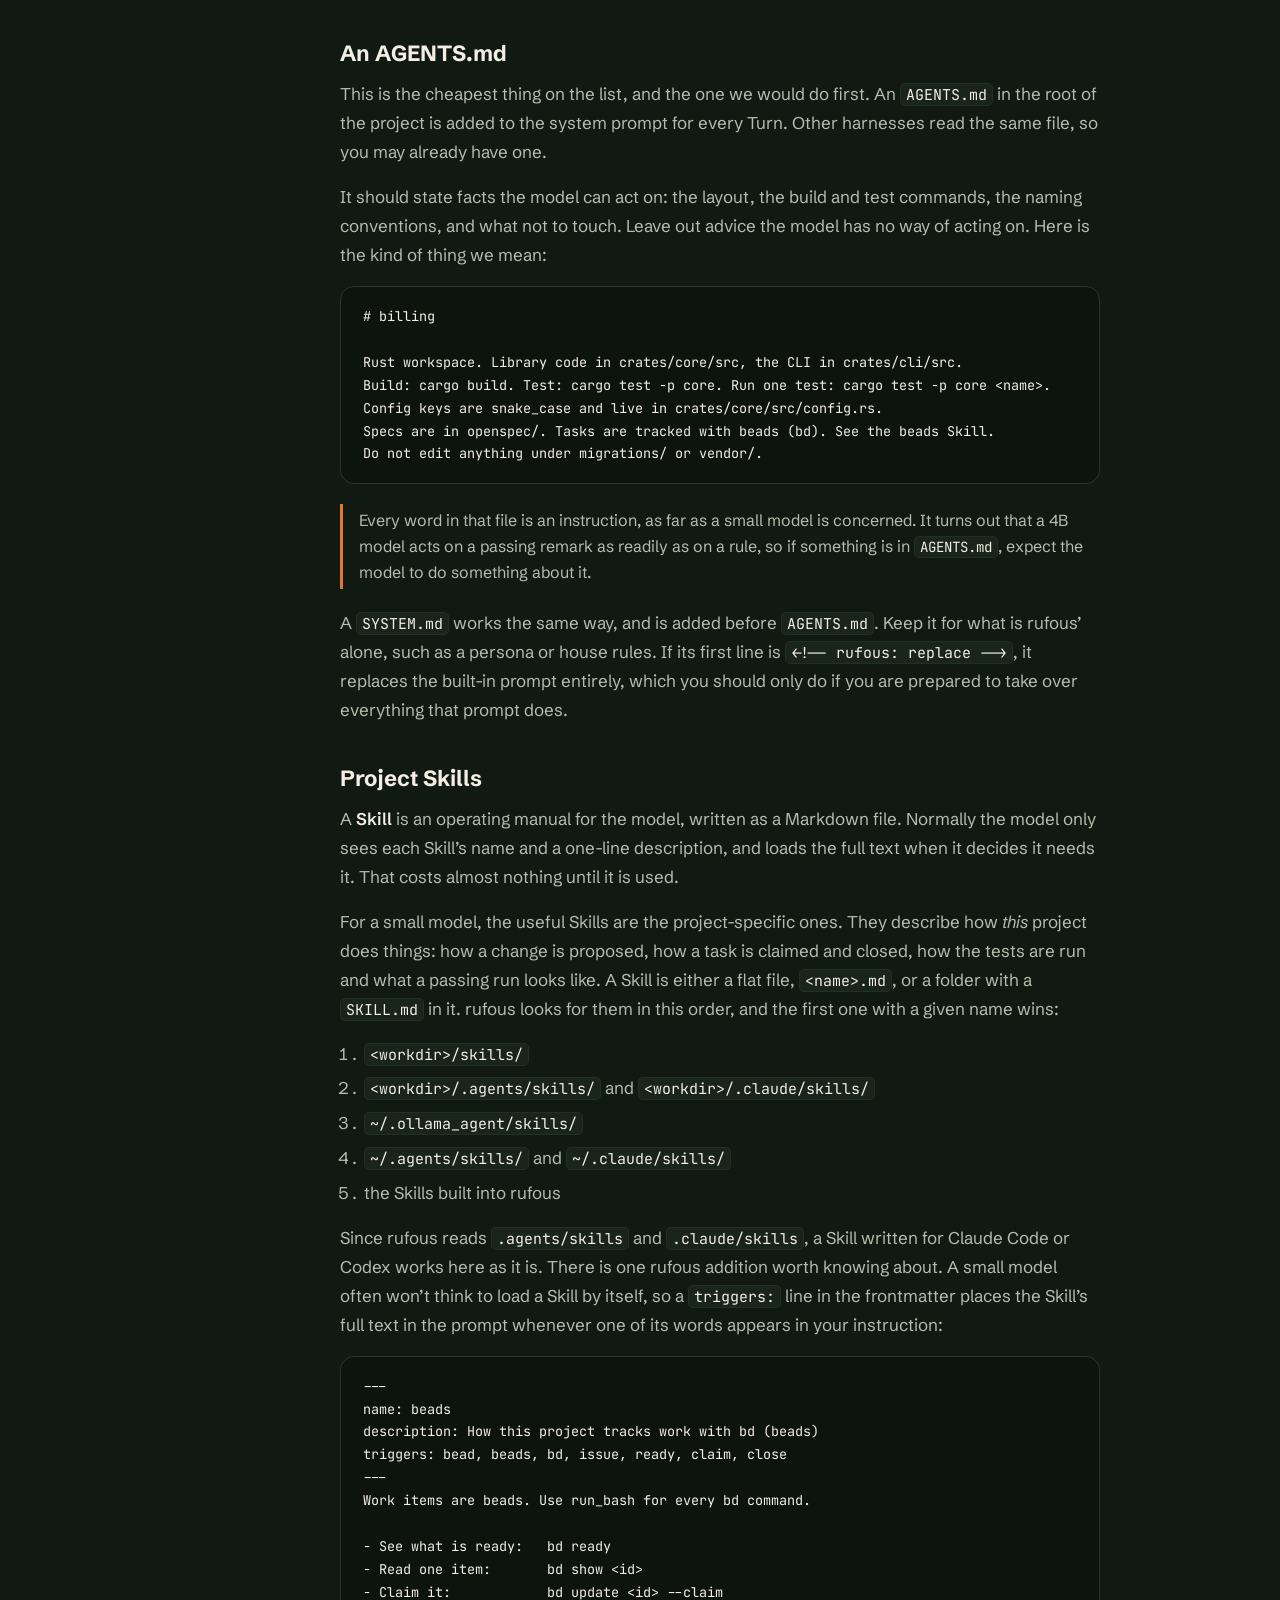
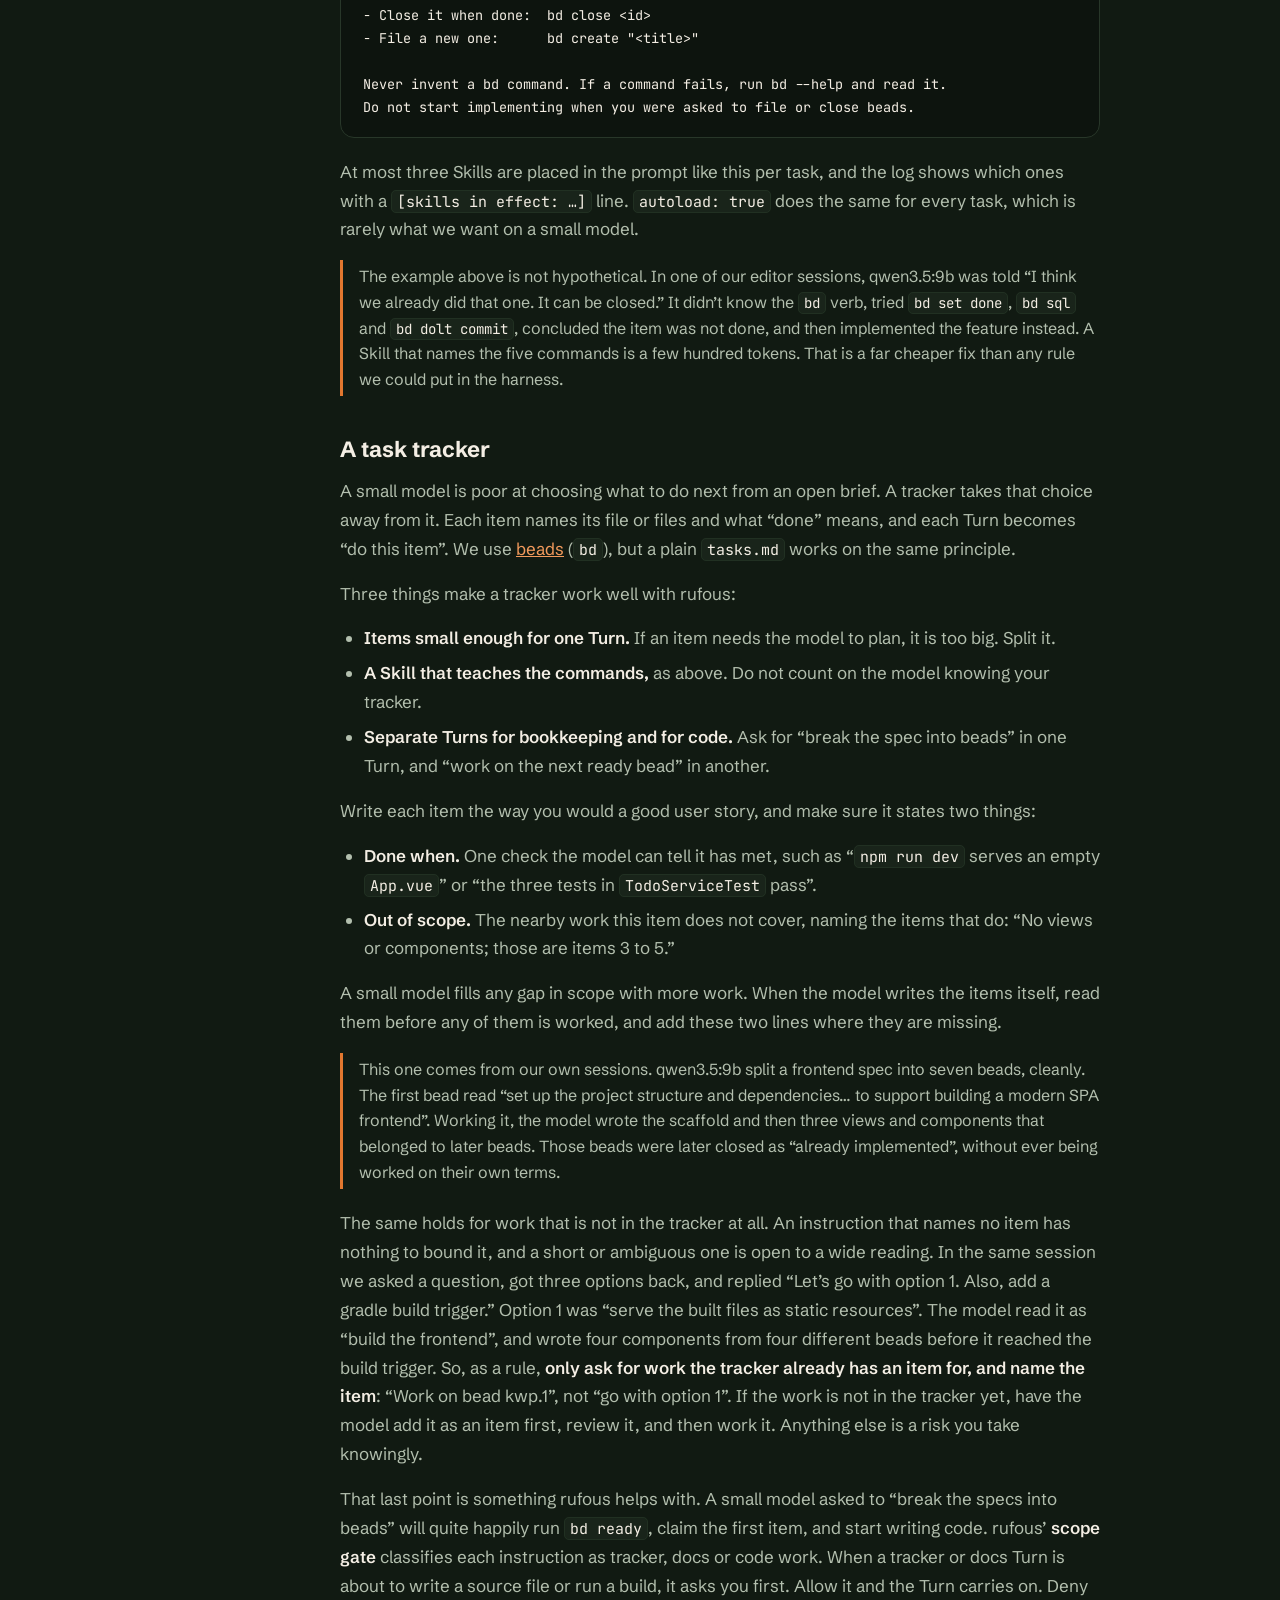
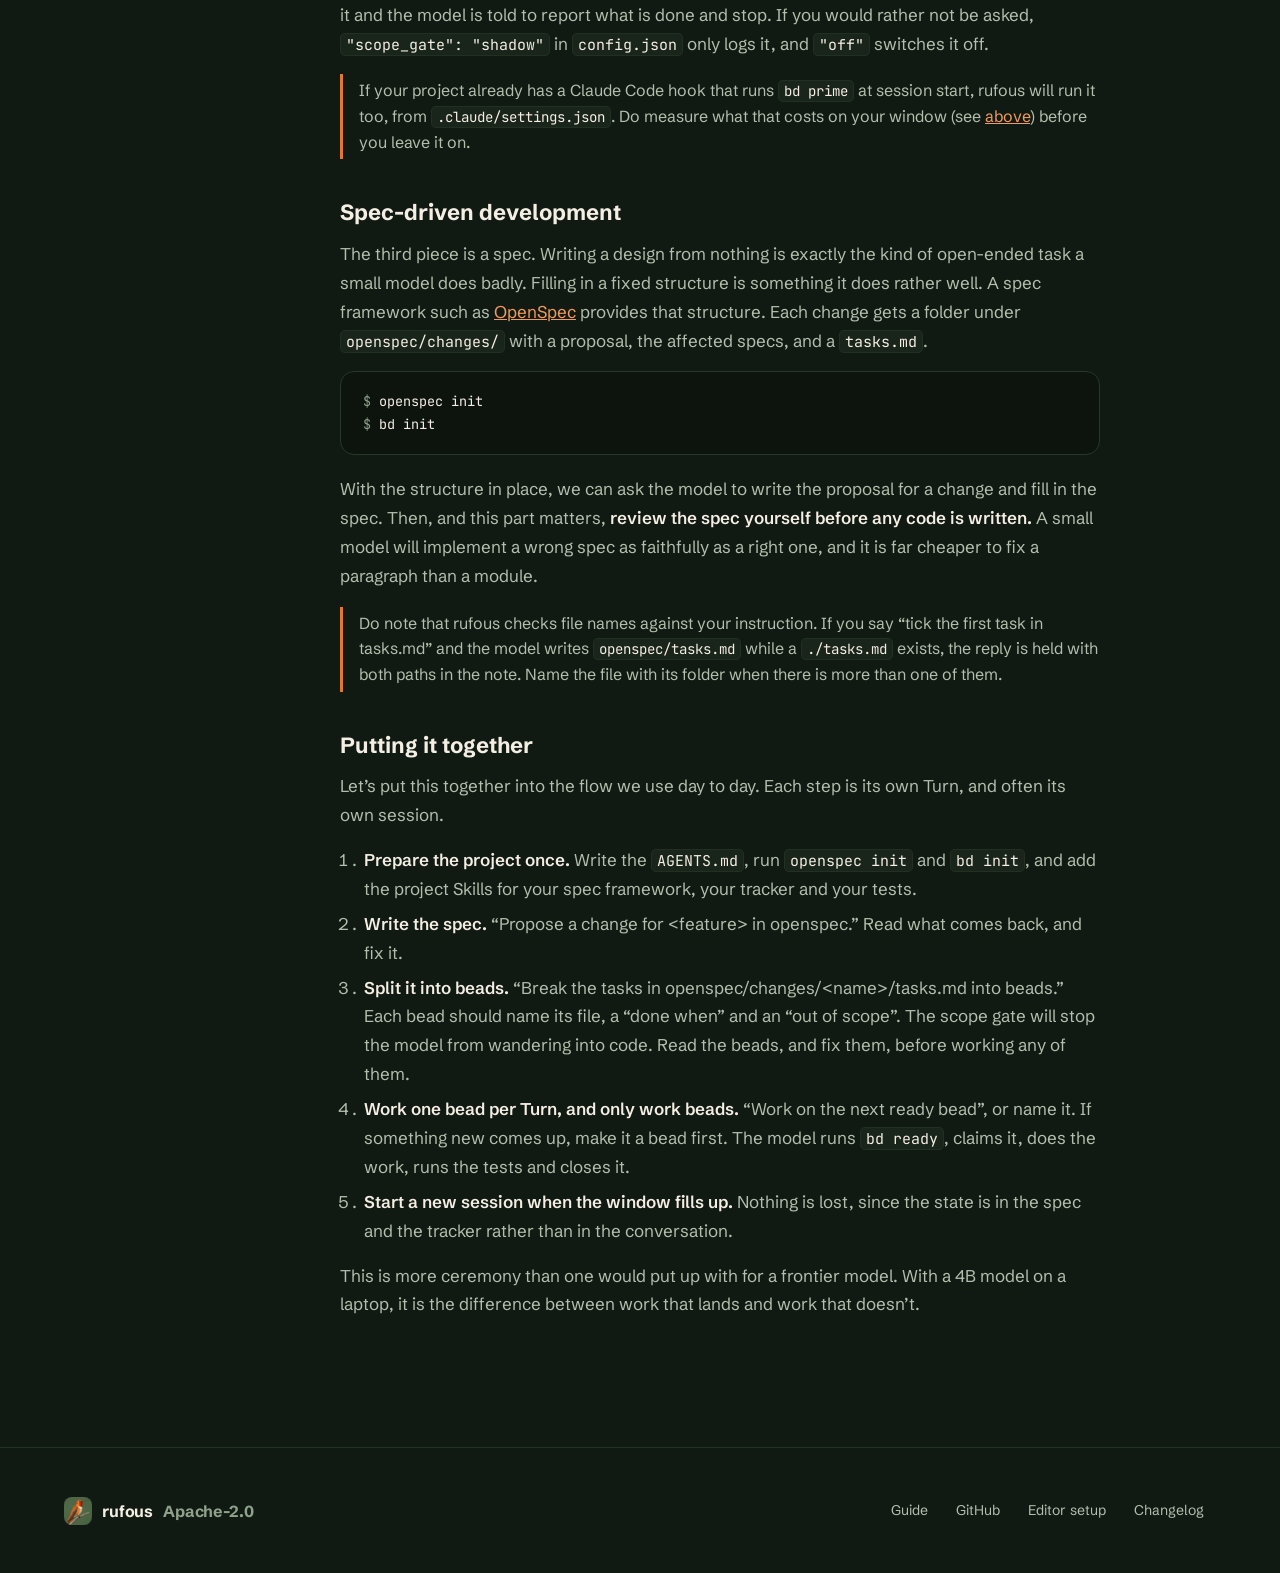
<file: guide.html>
<!doctype html>
<html lang="en">
<head>
  <meta charset="utf-8">
  <meta name="viewport" content="width=device-width, initial-scale=1">
  <title>rufous user guide</title>
  <meta name="description" content="The rufous user guide: every command and flag, the files rufous reads, and how to set up a project so that a 2B–12B model can do real development work in it, with project Skills, a task tracker such as beads, and a spec-driven setup such as OpenSpec.">
  <meta name="theme-color" content="#111A12">
  <link rel="canonical" href="https://rufous.chat/guide.html">

  <meta property="og:type" content="article">
  <meta property="og:url" content="https://rufous.chat/guide.html">
  <meta property="og:title" content="rufous user guide">
  <meta property="og:description" content="Every command and flag, and how to do development work with small models: project Skills, beads and a spec-driven setup.">
  <meta property="og:image" content="https://rufous.chat/assets/img/social-card.png">
  <meta property="og:image:width" content="1200">
  <meta property="og:image:height" content="630">
  <meta property="og:image:alt" content="rufous: We mitigate the quirks of small models. A harness for 2B–12B models on your own machine, beside a painting of a rufous hummingbird.">
  <meta name="twitter:card" content="summary_large_image">

  <link rel="icon" href="assets/img/favicon.svg" type="image/svg+xml">
  <link rel="icon" href="assets/img/favicon-32.png" sizes="32x32" type="image/png">
  <link rel="apple-touch-icon" href="assets/img/apple-touch-icon.png">

  <link rel="preconnect" href="https://fonts.googleapis.com">
  <link rel="preconnect" href="https://fonts.gstatic.com" crossorigin>
  <link rel="stylesheet" href="https://fonts.googleapis.com/css2?family=Schibsted+Grotesk:wght@400;500;600;700;800&family=JetBrains+Mono:wght@400;500&display=swap">
  <link rel="stylesheet" href="assets/css/styles.css">
  <script>document.documentElement.classList.add('js');</script>
  <script src="assets/js/main.js" defer></script>
</head>
<body>
<a class="skip-link" href="#main">Skip to content</a>

<header class="site-header">
  <nav class="nav container" aria-label="Main">
    <a class="brand" href="index.html">
      <img src="assets/img/rufous-icon-64.png" alt="" width="36" height="36">
      <span>rufous</span>
    </a>
    <button class="nav-toggle" type="button" aria-expanded="false" aria-controls="nav-links" aria-label="Open menu">
      <svg aria-hidden="true" width="20" height="20" viewBox="0 0 24 24" fill="none" stroke="currentColor" stroke-width="2" stroke-linecap="round"><path d="M4 7h16M4 12h16M4 17h16"/></svg>
    </button>
    <ul class="nav-links" id="nav-links">
      <li><a href="index.html#checks">How it checks</a></li>
      <li><a href="index.html#safety">Safety</a></li>
      <li><a href="guide.html" aria-current="page">Guide</a></li>
      <li><a href="https://github.com/stephanfeb/rufous">GitHub</a></li>
      <li class="nav-cta"><a class="btn btn-primary btn-sm" href="index.html#download">Install</a></li>
    </ul>
  </nav>
</header>

<main id="main" class="guide container">

  <aside class="toc" aria-label="On this page">
    <p class="eyebrow">On this page</p>
    <ol>
      <li><a href="#getting-started">Getting started</a></li>
      <li><a href="#commands">The commands</a>
        <ol>
          <li><a href="#cmd-chat">rufous chat</a></li>
          <li><a href="#cmd-run">rufous run</a></li>
          <li><a href="#cmd-serve">rufous serve</a></li>
          <li><a href="#cmd-acp">rufous acp</a></li>
          <li><a href="#cmd-mcp">rufous mcp</a></li>
          <li><a href="#cmd-inspect">Looking around</a></li>
        </ol>
      </li>
      <li><a href="#files">Files and settings</a></li>
      <li><a href="#small-models">Development work with small models</a>
        <ol>
          <li><a href="#principles">The idea behind it</a></li>
          <li><a href="#context">Context is the budget</a></li>
          <li><a href="#model-speed">Model speed and the time limit</a></li>
          <li><a href="#agents-md">An AGENTS.md</a></li>
          <li><a href="#skills">Project Skills</a></li>
          <li><a href="#tracker">A task tracker</a></li>
          <li><a href="#specs">Spec-driven development</a></li>
          <li><a href="#workflow">Putting it together</a></li>
        </ol>
      </li>
    </ol>
  </aside>

  <article class="prose">
    <header class="guide-head">
      <p class="eyebrow">User guide</p>
      <h1>Working with rufous</h1>
      <p class="lede">This guide comes in two parts. The first is a reference for the <code>rufous</code> commands and their flags. The second is about the part that matters more, which is how one sets up a project so that a 2B–12B model can do useful development work in it.</p>
    </header>

    <!-- ============================================================ -->
    <h2 id="getting-started">Getting started</h2>

    <p>Before rufous can do anything, it needs a model to talk to. We will be assuming <a href="https://ollama.com">Ollama</a> throughout this guide, since that is what rufous starts by default. Let’s install rufous, pull a model and check that the two can find each other:</p>

<pre class="terminal"><span class="dim">$</span> curl -fsSL https://rufous.chat/install.sh | sh
<span class="dim">$</span> ollama pull qwen3.5:4b
<span class="dim">$</span> rufous doctor</pre>

    <p>The install script downloads the release archive for your machine, verifies its SHA-256 checksum and puts <code>rufous</code> in <code>~/.local/bin</code>. You can pin a release with <code>RUFOUS_VERSION=v0.3.0</code>, or install somewhere else with <code>RUFOUS_INSTALL_DIR</code>.</p>

    <p><code>rufous doctor</code> reads your configuration, checks that Ollama is reachable, lists your models and Skills, and probes every MCP server you have configured. If something is wrong, this is where you will find out. Once it is happy, we can give the model something to do:</p>

<pre class="terminal"><span class="dim">$</span> rufous chat qwen3.5:4b ~/code/billing</pre>

    <blockquote class="note">rufous reads its settings from <code>~/.ollama_agent</code>, the directory Mingbird used before it. If you have run Mingbird, rufous will pick up your <code>config.json</code>, <code>mcp.json</code>, Skills and sessions as they are.</blockquote>

    <!-- ============================================================ -->
    <h2 id="commands">The commands</h2>

    <p>rufous is a single binary with a handful of subcommands. Three of them put the model to work (<code>chat</code>, <code>run</code> and <code>acp</code>), one serves the web UI, and the rest are there to help you look at what rufous sees. <code>rufous --help</code> and <code>rufous &lt;command&gt; --help</code> print the same information as this section.</p>

    <h3 id="cmd-chat">rufous chat</h3>

<pre class="terminal"><span class="dim">$</span> rufous chat &lt;model&gt; &lt;workdir&gt; [--session NAME] [--time-budget DURATION]</pre>

    <p>An interactive conversation at the terminal, working in <code>&lt;workdir&gt;</code>. Each message you send is a <strong>Turn</strong>, and the Turn ends when the model replies or calls <code>finish</code>. This is the same Turn policy the web UI uses.</p>

    <table>
      <thead><tr><th>Flag</th><th>What it does</th></tr></thead>
      <tbody>
        <tr><td><code>--session NAME</code></td><td>Names the session, so that it is saved under <code>~/.ollama_agent/sessions</code> and can be picked up again later.</td></tr>
        <tr><td><code>--time-budget</code></td><td>How long rufous may work, in minutes or with a unit: <code>40</code>, <code>90m</code>, <code>1.5h</code>, or even <code>half an hour</code>.</td></tr>
      </tbody>
    </table>

    <p>Ctrl-C ends the run after the current step, with the session saved. A running command’s process tree is terminated along with it. A second Ctrl-C quits at once.</p>

    <h3 id="cmd-run">rufous run</h3>

<pre class="terminal"><span class="dim">$</span> rufous run &lt;model&gt; &lt;taskfile&gt; &lt;workdir&gt; [flags]</pre>

    <p>Where <code>chat</code> is a conversation, <code>run</code> takes a task file and works on it unattended until it is done. This is the batch harness, and it is a little stricter than a chat. Before it accepts that a task is finished, it checks for the things the task asked for (the files, the passing tests, the items on the plan). Since nobody is at the keyboard, anything the Safety Gate would normally ask you about is refused.</p>

    <table>
      <thead><tr><th>Flag</th><th>What it does</th></tr></thead>
      <tbody>
        <tr><td><code>--session NAME</code></td><td>The session name under <code>~/.ollama_agent/sessions</code>.</td></tr>
        <tr><td><code>--new</code></td><td>Starts fresh. By default a run resumes the checkpoint it finds in the working directory, and this discards it, along with the time already spent.</td></tr>
        <tr><td><code>--append</code></td><td>Continues the conversation, adding this task to the saved session rather than starting a new one.</td></tr>
        <tr><td><code>--time-budget</code></td><td>As for <code>chat</code>.</td></tr>
        <tr><td><code>--policy</code></td><td><code>unattended</code> (the default) is the batch harness described above. <code>general</code> and <code>coding</code> run the task file as a single web-chat or editor Turn, which is mostly useful for benchmarking.</td></tr>
      </tbody>
    </table>

    <blockquote class="note">Do note that a run resumes by default. If you edit a task file and run it again in the same folder, rufous will carry on from where the last run stopped. Pass <code>--new</code> when that is not what you want.</blockquote>

    <h3 id="cmd-serve">rufous serve</h3>

<pre class="terminal"><span class="dim">$</span> rufous serve [--port 8765] [--workdir PATH]</pre>

    <p>Serves the local web UI on <code>127.0.0.1</code>, on port 8765 unless you say otherwise. The UI shows your sessions, every Tool Call with its step time, permission cards inline in the conversation, the live plan and the files the model touched. <code>--workdir</code> is the folder the agent works in, and it defaults to <code>~/agent_tasks/work</code>.</p>

    <h3 id="cmd-acp">rufous acp</h3>

<pre class="terminal"><span class="dim">$</span> rufous acp --model &lt;model&gt; --ctx &lt;tokens&gt;</pre>

    <p>This is how rufous runs inside your editor. It speaks the <a href="https://agentclientprotocol.com">Agent Client Protocol</a> over stdio, so the editor starts rufous as its agent and shows you streamed replies, each Tool Call with a diff, the plan, and the Safety Gate as the editor’s own permission dialog.</p>

    <table>
      <thead><tr><th>Flag</th><th>What it does</th></tr></thead>
      <tbody>
        <tr><td><code>--model</code></td><td>A model tag, or a display name from <code>config.json</code>. Without it rufous falls back to <code>RUFOUS_MODEL</code>.</td></tr>
        <tr><td><code>--ctx</code></td><td>The context window in tokens, for every editor session.</td></tr>
      </tbody>
    </table>

    <blockquote class="note"><strong>Always pass <code>--ctx</code> under an editor.</strong> An editor starts rufous with no environment, so <code>AGENT_CTX</code> is never seen and the window falls back to 131,072 tokens. Ollama then sizes the model’s cache for that window, and a qwen3.5:9b ends up taking 17 GB. The editor Turns we have measured peak at 6,000 to 13,000 tokens, so <code>--ctx 32768</code> is plenty.</blockquote>

    <p>In Zed, this goes under <code>agent_servers</code> in <code>settings.json</code>:</p>

<pre class="terminal">{
  "agent_servers": {
    "rufous": {
      "type": "custom",
      "command": "/Users/you/.local/bin/rufous",
      "args": ["acp", "--model", "qwen3.5:4b", "--ctx", "32768"],
      "env": {}
    }
  }
}</pre>

    <p>Then start a new external agent thread from the Agent Panel and pick rufous. rufous keeps its own files (session, backups, trash, the todo plan) under <code>~/.ollama_agent/sessions</code> rather than in your project, so your <code>git status</code> stays clean. Other ACP clients should work too, but at the time of writing Zed is the one we test against. The <a href="https://github.com/stephanfeb/rufous/blob/main/docs/acp.md">editor notes</a> in the repository go into more detail.</p>

    <h3 id="cmd-mcp">rufous mcp</h3>

    <p>MCP servers give the model extra tools. The <code>rufous mcp</code> commands are shaped after <code>claude mcp</code>, so if you have used that, there is nothing new here.</p>

<pre class="terminal"><span class="dim">$</span> rufous mcp add framit -- node /path/to/framit/dist/cli.js serve
<span class="dim">$</span> rufous mcp add -s project -t http -H "Authorization: Bearer …" remote https://host/mcp
<span class="dim">$</span> rufous mcp list
<span class="dim">$</span> rufous mcp get framit
<span class="dim">$</span> rufous mcp remove framit</pre>

    <table>
      <thead><tr><th>Flag on <code>add</code></th><th>What it does</th></tr></thead>
      <tbody>
        <tr><td><code>-s, --scope</code></td><td><code>user</code> (the default) writes to <code>~/.ollama_agent/mcp.json</code> and applies to every session. <code>project</code> writes to <code>./.mcp.json</code>.</td></tr>
        <tr><td><code>-t, --transport</code></td><td><code>stdio</code> (the default) spawns a command. <code>http</code> talks streamable HTTP to a URL.</td></tr>
        <tr><td><code>-e, --env KEY=VALUE</code></td><td>Environment for a stdio server. Repeat it for more than one.</td></tr>
        <tr><td><code>-H, --header "Name: value"</code></td><td>A header for an HTTP server. Also repeatable.</td></tr>
        <tr><td><code>--force</code></td><td>Replaces a server of the same name.</td></tr>
      </tbody>
    </table>

    <p>Everything after <code>--</code> is the server’s command, flags included. <code>remove</code> takes <code>--scope</code> as well, which it needs only when both files have a server of that name.</p>

    <h3 id="cmd-inspect">Looking around</h3>

    <p>The remaining commands don’t run the model at all. They let you see what rufous sees, which turns out to be rather useful when a Turn has gone sideways.</p>

    <table>
      <thead><tr><th>Command</th><th>What it does</th></tr></thead>
      <tbody>
        <tr><td><code>rufous doctor</code></td><td>Checks the configuration, Ollama, your models, Skills and MCP servers.</td></tr>
        <tr><td><code>rufous models</code></td><td>Lists the models installed in Ollama.</td></tr>
        <tr><td><code>rufous skills [workdir]</code></td><td>Lists the Skills visible from a folder.</td></tr>
        <tr><td><code>rufous tools [--enable NAME]</code></td><td>Prints the tool schemas the model receives. <code>--enable web_fetch --enable mcp_call</code> adds advanced tools to the listing.</td></tr>
        <tr><td><code>rufous tool &lt;name&gt; '&lt;json&gt;' [--workdir DIR]</code></td><td>Runs a single Tool Call by hand, e.g. <code>rufous tool web_search '{"query":"rust"}'</code>. MCP tools are named <code>server.tool</code>.</td></tr>
        <tr><td><code>rufous plan</code></td><td>Shows how many sandboxed sub-agents this machine could run in parallel. Nothing is started.</td></tr>
        <tr><td><code>rufous voice &lt;wav&gt; [--lang en] [--model TAG]</code></td><td>Transcribes a WAV file. This only works in a build with the <code>voice</code> feature, which the alpha release does not include.</td></tr>
        <tr><td><code>rufous decide [--file F] [--model TAG] [--timeout-ms 5000]</code></td><td>Classifies messages as a question, a task or a follow-up. This one is for working on rufous itself.</td></tr>
      </tbody>
    </table>

    <!-- ============================================================ -->
    <h2 id="files">Files and settings</h2>

    <p>rufous keeps everything of its own under <code>~/.ollama_agent</code> (or <code>RUFOUS_HOME</code>). The files you are most likely to touch are these:</p>

    <ul>
      <li><code>config.json</code> holds the engine (Ollama, an OpenAI-compatible server such as LM Studio or llama-server, or a cloud provider), the per-model profiles, Offline mode and the scope gate.</li>
      <li><code>mcp.json</code> holds your MCP servers, as written by <code>rufous mcp add</code>.</li>
      <li><code>skills/</code> holds your own Skills, for every project.</li>
      <li><code>hooks.json</code> holds commands rufous runs at events in the loop, in the same shape Claude Code, Codex and Cursor use.</li>
      <li><code>sessions/</code> holds saved sessions, and a <code>.log</code> per session with every Tool Call in it.</li>
    </ul>

    <p>A project can bring its own as well. rufous reads these from the working directory:</p>

    <ul>
      <li><code>AGENTS.md</code> and <code>SYSTEM.md</code> are added to the system prompt for every Turn.</li>
      <li><code>.agents/skills/</code>, <code>.claude/skills/</code> and <code>skills/</code> hold the project’s Skills.</li>
      <li><code>.mcp.json</code> adds the project’s MCP servers to yours.</li>
      <li><code>.rufous/hooks.json</code>, and the <code>hooks</code> key of <code>.claude/settings.json</code>, add the project’s hooks.</li>
    </ul>

    <blockquote class="note">Please note that a project’s <code>.mcp.json</code> and hooks run commands the project chose. Read them before running rufous in a repository you didn’t write. <code>AGENT_PROJECT_MCP=0</code> and <code>AGENT_HOOKS=0</code> switch them off.</blockquote>

    <p>A few environment variables are worth knowing about. Most of them come from Mingbird and behave the same way.</p>

    <table>
      <thead><tr><th>Variable</th><th>What it does</th></tr></thead>
      <tbody>
        <tr><td><code>OLLAMA_HOST</code></td><td>Where to find Ollama.</td></tr>
        <tr><td><code>AGENT_CTX</code></td><td>The context window for <code>chat</code> and <code>run</code>.</td></tr>
        <tr><td><code>AGENT_TEMP</code>, <code>AGENT_THINK</code>, <code>AGENT_NUMPREDICT</code></td><td>Sampling temperature, thinking on or off, and the cap on tokens per reply.</td></tr>
        <tr><td><code>AGENT_APITIMEOUT</code></td><td>How many seconds rufous waits for the model to send anything, 240 by default. A Turn whose model is silent for longer is stopped (see <a href="#model-speed">Model speed</a>).</td></tr>
        <tr><td><code>AGENT_OFFLINE</code></td><td>Offline mode, which switches off the cloud provider, the web tools and HTTP MCP servers.</td></tr>
        <tr><td><code>AGENT_SLIM_OUTPUT</code></td><td>Trims long command output. It is on by default at 32K and below.</td></tr>
        <tr><td><code>AGENT_SYSTEM_FILE</code></td><td>A file to use as the system prompt.</td></tr>
        <tr><td><code>AGENT_SESSION_LOG=0</code></td><td>Stops writing the per-session log.</td></tr>
        <tr><td><code>RUFOUS_HOME</code></td><td>Uses another directory in place of <code>~/.ollama_agent</code>.</td></tr>
      </tbody>
    </table>

    <p>The switches accept <code>1</code>/<code>0</code>, <code>on</code>/<code>off</code>, <code>yes</code>/<code>no</code> or <code>true</code>/<code>false</code>. A value rufous cannot read is logged and ignored, rather than stopping the agent.</p>

    <blockquote class="note">Do note that Offline mode does <strong>not</strong> stop a command run through <code>run_bash</code> from reaching the network. It switches off rufous’ own network tools, not your shell’s.</blockquote>

    <!-- ============================================================ -->
    <h2 id="small-models">Development work with small models</h2>

    <p>Everything up to now has been about rufous. This part is mostly about your project, and it is the part that will make the larger difference. Most of it would hold for any harness running a small model.</p>

    <h3 id="principles">The idea behind it</h3>

    <p>A small model is good at doing one named thing with the facts in front of it. It is bad at deciding what the thing should be, and bad at guessing the facts. Give a 4B model “add a <code>--verbose</code> flag to <code>src/cli.rs</code> and print the config path” and it will usually get there. Give it “make the CLI nicer” and it will wander.</p>

    <p>So the work of preparing a project comes down to one thing: we move the deciding and the guessing out of the model, and into files the model can read. In practice that means four things.</p>

    <ol>
      <li><strong>Project knowledge goes into context.</strong> An <code>AGENTS.md</code> states the layout and conventions, so the model doesn’t have to guess them.</li>
      <li><strong>Procedures arrive as Skills.</strong> The things the model never learned, such as how your tracker works or how your tests are run, are written down once and loaded when they are needed.</li>
      <li><strong>Open-ended writing becomes filling in a template.</strong> Small models complete a structure far better than they compose one from nothing. A spec framework gives them that structure.</li>
      <li><strong>Decomposition happens before the model starts.</strong> A task already split into small, named items turns every Turn into “do the named thing”.</li>
    </ol>

    <p>There is a fifth point that ties these together. Whatever lives only in the conversation is lost at the next compaction or the next session. A spec, a task list and a tracker survive both.</p>

    <blockquote class="note">It should be noted how much of this is measured. The guide in the repository, <a href="https://github.com/stephanfeb/rufous/blob/main/docs/guide.md">Effective Agentic Coding with Smaller Models</a>, tags every claim as measured, observed or a hypothesis. At the time of writing, the case for preparing a project rests on a handful of live sessions, the best of them a qwen3.5:9b that produced a usable first spec from one prompt once Skills, OpenSpec and beads were in place. The bench run that would measure each piece separately has not been done yet.</blockquote>

    <h3 id="context">Context is the budget</h3>

    <p>Before we start adding files, there is a catch we need to be honest about. Every one of them is paid for out of the same context window. rufous starts with a Prefill of about 1,250 tokens precisely so that a small model has room to work. A 2,000-token spec, a 600-token Skill and a 1,000-token file read already take up more than a tenth of a 32K window before the model has done anything. A model that was told the layout, but can no longer see the file it is editing, is worse off than one that was told nothing.</p>

    <p>The short of it, is that more preparation is not always better. A few habits help:</p>

    <ul>
      <li>Set the window on purpose with <code>--ctx</code> or <code>AGENT_CTX</code>, and check the model’s memory footprint once. A window the machine cannot hold is a slower model, not a bigger one.</li>
      <li>Keep <code>AGENTS.md</code> short. rufous cuts it at 6,000 characters in any case.</li>
      <li>Give Skills <code>triggers:</code>, so that they are only loaded on the Turns that need them.</li>
      <li>Measure a <code>SessionStart</code> hook before you keep it. <code>bd prime</code> prints about 3,500 characters, which is roughly a thousand tokens on a 1,250-token Prefill.</li>
    </ul>

    <h3 id="model-speed">Model speed and the reply time limit</h3>

    <p>rufous waits at most <code>AGENT_APITIMEOUT</code> seconds, 240 by default, for the model to send anything. That is a hard limit. If the model is silent for longer, rufous stops the Turn and tells you so. The work done so far is kept, and the same request is not sent again, because a model that was too slow once will be too slow again. There are two ways a model runs into the limit:</p>

    <ul>
      <li><strong>Before its first token.</strong> The whole prompt is processed before anything comes back. A model that processes 90 tokens a second gets through about 21,600 tokens in 240 seconds, so a longer prompt can never start a reply. Prompt speed times the limit is the largest prompt your model can work with, whatever the window says.</li>
      <li><strong>Partway through a reply.</strong> Ollama holds a Tool Call back until it is complete. A slow model writing a whole file in one <code>create_file</code> sends nothing while it writes, and 4,000 tokens at 12.5 tokens a second is over five minutes. Asking for the work in smaller pieces, such as a file section by section, keeps each call under the limit.</li>
    </ul>

    <p>You can read your model’s speeds from the session log. Every call logs a line such as this one:</p>

<pre class="terminal">[timing: load 0.0s · prompt 5135 tok 56.1s · gen 235 tok 18.3s]</pre>

    <p>That works out to about 90 tokens a second for the prompt and 13 for the reply, from a 2-bit 27B model on a laptop. To give a slow model longer, set the variable in the agent’s environment. In Zed, that is the <code>env</code> entry under <code>agent_servers</code>:</p>

<pre class="terminal">"env": { "AGENT_APITIMEOUT": "600" }</pre>

    <blockquote class="note">A faster model, or a smaller window, is usually the better fix. A limit raised to ten minutes means waiting ten minutes each time the model gets stuck.</blockquote>

    <h3 id="agents-md">An AGENTS.md</h3>

    <p>This is the cheapest thing on the list, and the one we would do first. An <code>AGENTS.md</code> in the root of the project is added to the system prompt for every Turn. Other harnesses read the same file, so you may already have one.</p>

    <p>It should state facts the model can act on: the layout, the build and test commands, the naming conventions, and what not to touch. Leave out advice the model has no way of acting on. Here is the kind of thing we mean:</p>

<pre class="terminal"># billing

Rust workspace. Library code in crates/core/src, the CLI in crates/cli/src.
Build: cargo build. Test: cargo test -p core. Run one test: cargo test -p core &lt;name&gt;.
Config keys are snake_case and live in crates/core/src/config.rs.
Specs are in openspec/. Tasks are tracked with beads (bd). See the beads Skill.
Do not edit anything under migrations/ or vendor/.</pre>

    <blockquote class="note">Every word in that file is an instruction, as far as a small model is concerned. It turns out that a 4B model acts on a passing remark as readily as on a rule, so if something is in <code>AGENTS.md</code>, expect the model to do something about it.</blockquote>

    <p>A <code>SYSTEM.md</code> works the same way, and is added before <code>AGENTS.md</code>. Keep it for what is rufous’ alone, such as a persona or house rules. If its first line is <code>&lt;!-- rufous: replace --&gt;</code>, it replaces the built-in prompt entirely, which you should only do if you are prepared to take over everything that prompt does.</p>

    <h3 id="skills">Project Skills</h3>

    <p>A <strong>Skill</strong> is an operating manual for the model, written as a Markdown file. Normally the model only sees each Skill’s name and a one-line description, and loads the full text when it decides it needs it. That costs almost nothing until it is used.</p>

    <p>For a small model, the useful Skills are the project-specific ones. They describe how <em>this</em> project does things: how a change is proposed, how a task is claimed and closed, how the tests are run and what a passing run looks like. A Skill is either a flat file, <code>&lt;name&gt;.md</code>, or a folder with a <code>SKILL.md</code> in it. rufous looks for them in this order, and the first one with a given name wins:</p>

    <ol>
      <li><code>&lt;workdir&gt;/skills/</code></li>
      <li><code>&lt;workdir&gt;/.agents/skills/</code> and <code>&lt;workdir&gt;/.claude/skills/</code></li>
      <li><code>~/.ollama_agent/skills/</code></li>
      <li><code>~/.agents/skills/</code> and <code>~/.claude/skills/</code></li>
      <li>the Skills built into rufous</li>
    </ol>

    <p>Since rufous reads <code>.agents/skills</code> and <code>.claude/skills</code>, a Skill written for Claude Code or Codex works here as it is. There is one rufous addition worth knowing about. A small model often won’t think to load a Skill by itself, so a <code>triggers:</code> line in the frontmatter places the Skill’s full text in the prompt whenever one of its words appears in your instruction:</p>

<pre class="terminal">---
name: beads
description: How this project tracks work with bd (beads)
triggers: bead, beads, bd, issue, ready, claim, close
---
Work items are beads. Use run_bash for every bd command.

- See what is ready:   bd ready
- Read one item:       bd show &lt;id&gt;
- Claim it:            bd update &lt;id&gt; --claim
- Close it when done:  bd close &lt;id&gt;
- File a new one:      bd create "&lt;title&gt;"

Never invent a bd command. If a command fails, run bd --help and read it.
Do not start implementing when you were asked to file or close beads.</pre>

    <p>At most three Skills are placed in the prompt like this per task, and the log shows which ones with a <code>[skills in effect: …]</code> line. <code>autoload: true</code> does the same for every task, which is rarely what we want on a small model.</p>

    <blockquote class="note">The example above is not hypothetical. In one of our editor sessions, qwen3.5:9b was told “I think we already did that one. It can be closed.” It didn’t know the <code>bd</code> verb, tried <code>bd set done</code>, <code>bd sql</code> and <code>bd dolt commit</code>, concluded the item was not done, and then implemented the feature instead. A Skill that names the five commands is a few hundred tokens. That is a far cheaper fix than any rule we could put in the harness.</blockquote>

    <h3 id="tracker">A task tracker</h3>

    <p>A small model is poor at choosing what to do next from an open brief. A tracker takes that choice away from it. Each item names its file or files and what “done” means, and each Turn becomes “do this item”. We use <a href="https://github.com/steveyegge/beads">beads</a> (<code>bd</code>), but a plain <code>tasks.md</code> works on the same principle.</p>

    <p>Three things make a tracker work well with rufous:</p>

    <ul>
      <li><strong>Items small enough for one Turn.</strong> If an item needs the model to plan, it is too big. Split it.</li>
      <li><strong>A Skill that teaches the commands,</strong> as above. Do not count on the model knowing your tracker.</li>
      <li><strong>Separate Turns for bookkeeping and for code.</strong> Ask for “break the spec into beads” in one Turn, and “work on the next ready bead” in another.</li>
    </ul>

    <p>Write each item the way you would a good user story, and make sure it states two things:</p>

    <ul>
      <li><strong>Done when.</strong> One check the model can tell it has met, such as “<code>npm run dev</code> serves an empty <code>App.vue</code>” or “the three tests in <code>TodoServiceTest</code> pass”.</li>
      <li><strong>Out of scope.</strong> The nearby work this item does not cover, naming the items that do: “No views or components; those are items 3 to 5.”</li>
    </ul>

    <p>A small model fills any gap in scope with more work. When the model writes the items itself, read them before any of them is worked, and add these two lines where they are missing.</p>

    <blockquote class="note">This one comes from our own sessions. qwen3.5:9b split a frontend spec into seven beads, cleanly. The first bead read “set up the project structure and dependencies… to support building a modern SPA frontend”. Working it, the model wrote the scaffold and then three views and components that belonged to later beads. Those beads were later closed as “already implemented”, without ever being worked on their own terms.</blockquote>

    <p>The same holds for work that is not in the tracker at all. An instruction that names no item has nothing to bound it, and a short or ambiguous one is open to a wide reading. In the same session we asked a question, got three options back, and replied “Let’s go with option 1. Also, add a gradle build trigger.” Option 1 was “serve the built files as static resources”. The model read it as “build the frontend”, and wrote four components from four different beads before it reached the build trigger. So, as a rule, <strong>only ask for work the tracker already has an item for, and name the item</strong>: “Work on bead kwp.1”, not “go with option 1”. If the work is not in the tracker yet, have the model add it as an item first, review it, and then work it. Anything else is a risk you take knowingly.</p>

    <p>That last point is something rufous helps with. A small model asked to “break the specs into beads” will quite happily run <code>bd ready</code>, claim the first item, and start writing code. rufous’ <strong>scope gate</strong> classifies each instruction as tracker, docs or code work. When a tracker or docs Turn is about to write a source file or run a build, it asks you first. Allow it and the Turn carries on. Deny it and the model is told to report what is done and stop. If you would rather not be asked, <code>"scope_gate": "shadow"</code> in <code>config.json</code> only logs it, and <code>"off"</code> switches it off.</p>

    <blockquote class="note">If your project already has a Claude Code hook that runs <code>bd prime</code> at session start, rufous will run it too, from <code>.claude/settings.json</code>. Do measure what that costs on your window (see <a href="#context">above</a>) before you leave it on.</blockquote>

    <h3 id="specs">Spec-driven development</h3>

    <p>The third piece is a spec. Writing a design from nothing is exactly the kind of open-ended task a small model does badly. Filling in a fixed structure is something it does rather well. A spec framework such as <a href="https://github.com/Fission-AI/OpenSpec">OpenSpec</a> provides that structure. Each change gets a folder under <code>openspec/changes/</code> with a proposal, the affected specs, and a <code>tasks.md</code>.</p>

<pre class="terminal"><span class="dim">$</span> openspec init
<span class="dim">$</span> bd init</pre>

    <p>With the structure in place, we can ask the model to write the proposal for a change and fill in the spec. Then, and this part matters, <strong>review the spec yourself before any code is written.</strong> A small model will implement a wrong spec as faithfully as a right one, and it is far cheaper to fix a paragraph than a module.</p>

    <blockquote class="note">Do note that rufous checks file names against your instruction. If you say “tick the first task in tasks.md” and the model writes <code>openspec/tasks.md</code> while a <code>./tasks.md</code> exists, the reply is held with both paths in the note. Name the file with its folder when there is more than one of them.</blockquote>

    <h3 id="workflow">Putting it together</h3>

    <p>Let’s put this together into the flow we use day to day. Each step is its own Turn, and often its own session.</p>

    <ol>
      <li><strong>Prepare the project once.</strong> Write the <code>AGENTS.md</code>, run <code>openspec init</code> and <code>bd init</code>, and add the project Skills for your spec framework, your tracker and your tests.</li>
      <li><strong>Write the spec.</strong> “Propose a change for &lt;feature&gt; in openspec.” Read what comes back, and fix it.</li>
      <li><strong>Split it into beads.</strong> “Break the tasks in openspec/changes/&lt;name&gt;/tasks.md into beads.” Each bead should name its file, a “done when” and an “out of scope”. The scope gate will stop the model from wandering into code. Read the beads, and fix them, before working any of them.</li>
      <li><strong>Work one bead per Turn, and only work beads.</strong> “Work on the next ready bead”, or name it. If something new comes up, make it a bead first. The model runs <code>bd ready</code>, claims it, does the work, runs the tests and closes it.</li>
      <li><strong>Start a new session when the window fills up.</strong> Nothing is lost, since the state is in the spec and the tracker rather than in the conversation.</li>
    </ol>

    <p>This is more ceremony than one would put up with for a frontier model. With a 4B model on a laptop, it is the difference between work that lands and work that doesn’t.</p>

  </article>
</main>

<footer class="site-footer">
  <div class="footer container">
    <div class="brand">
      <img src="assets/img/rufous-icon-64.png" alt="" width="28" height="28">
      <span>rufous</span>
      <span class="license">Apache-2.0</span>
    </div>
    <ul class="footer-links">
      <li><a href="guide.html">Guide</a></li>
      <li><a href="https://github.com/stephanfeb/rufous">GitHub</a></li>
      <li><a href="https://github.com/stephanfeb/rufous/blob/main/docs/acp.md">Editor setup</a></li>
      <li><a href="https://github.com/stephanfeb/rufous/releases">Changelog</a></li>
    </ul>
  </div>
</footer>
</body>
</html>
</file>
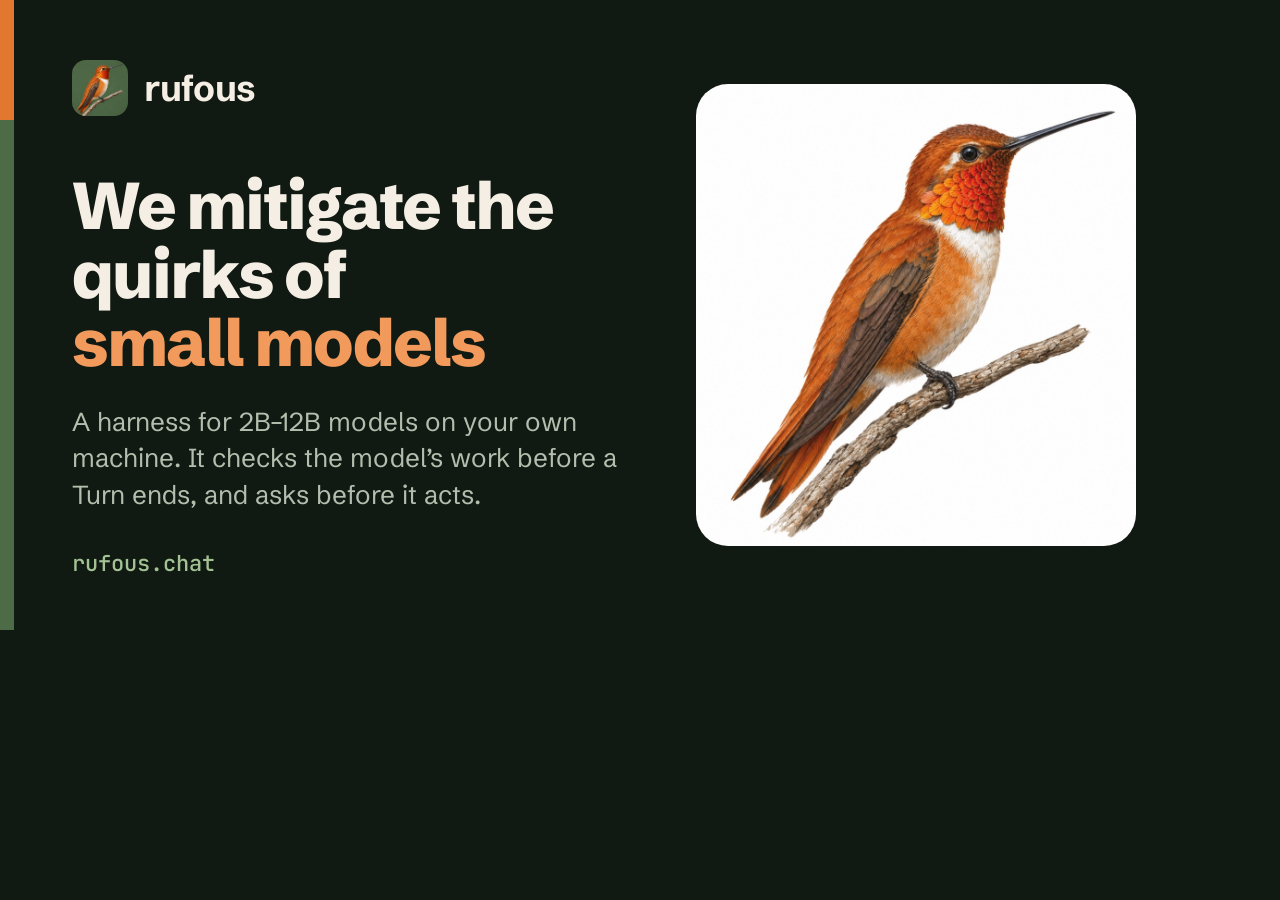
<file: social/card.html>
<!doctype html>
<html><head><meta charset="utf-8"><title>rufous card</title>
<link rel="stylesheet" href="https://fonts.googleapis.com/css2?family=Schibsted+Grotesk:wght@500;700;800&family=JetBrains+Mono:wght@500&display=block">
<style>
  /* 1200x630, the site's palette: forest ground, cream type, the bird's orange. */
  :root { --bg: #111A12; --fg: #F4EEE4; --muted: #B3BFAE; --leaf: #A3C293; --accent: #E2772F; --accent-text: #F29A5C; --line: #233024; }
  * { box-sizing: border-box; margin: 0; }
  html, body { width: 1200px; height: 630px; overflow: hidden; background: var(--bg); }
  body { font-family: 'Schibsted Grotesk', sans-serif; color: var(--fg); position: relative; -webkit-font-smoothing: antialiased; }
  .bar { position: absolute; left: 0; top: 0; bottom: 0; width: 14px; background: #4E6B48; }
  .bar::after { content: ''; position: absolute; left: 0; top: 0; width: 14px; height: 120px; background: var(--accent); }
  .brand { position: absolute; left: 72px; top: 60px; display: flex; align-items: center; gap: 16px; }
  .brand img { width: 56px; height: 56px; border-radius: 14px; }
  .brand span { font-size: 36px; font-weight: 700; letter-spacing: -0.01em; }
  .copy { position: absolute; left: 72px; top: 172px; width: 590px; }
  h1 { font-size: 66px; line-height: 1.04; font-weight: 800; letter-spacing: -0.03em; margin-bottom: 26px; }
  h1 em { font-style: normal; color: var(--accent-text); white-space: nowrap; }
  .lede { font-size: 26px; line-height: 1.4; color: var(--muted); }
  .foot { position: absolute; left: 72px; bottom: 52px; font-family: 'JetBrains Mono', monospace; font-weight: 500; font-size: 22px; color: var(--leaf); }
  .plate { position: absolute; right: 64px; top: 84px; width: 440px; height: 462px; border-radius: 32px; overflow: hidden; }
  .plate img { width: 100%; height: 100%; object-fit: cover; display: block; }
</style></head>
<body>
<div class="bar"></div>
<div class="brand"><img src="../assets/img/rufous-icon-512.png" alt=""><span>rufous</span></div>
<div class="copy">
  <h1>We mitigate the quirks of <em>small models</em></h1>
  <p class="lede">A harness for 2B–12B models on your own machine. It checks the model’s work before a Turn ends, and asks before it acts.</p>
</div>
<div class="plate"><img src="../assets/img/rufous-on-branch.jpg" alt=""></div>
<div class="foot">rufous.chat</div>
</body></html>
</file>
<file: assets/css/styles.css>
/* rufous.chat — palette taken from the app icon */
:root {
  --bg: #111A12;
  --bg-band: #152016;
  --panel: #19241A;
  --panel-raised: #263627;
  --code: #0D140E;
  --line-soft: #213022;
  --line: #233024;
  --line-panel: #283729;
  --line-strong: #314232;
  --line-control: #3C4F3D;

  --fg: #F4EEE4;
  --fg-on-green: #E9E3D6;
  --muted: #B3BFAE;
  --faint: #8FA08B;
  --leaf: #A3C293;
  --tile: #4E6B48;
  --tile-deep: #3D5739;

  --accent: #E2772F;
  --accent-text: #F29A5C;
  --accent-hover: #F7B98C;
  --gorget: #E5532A;
  --amber: #E9A43C;
  --warm-bg: #2A1C13;
  --warm-line: #7A4526;

  --font-sans: 'Schibsted Grotesk', system-ui, -apple-system, 'Segoe UI', sans-serif;
  --font-mono: 'JetBrains Mono', ui-monospace, SFMono-Regular, Menlo, monospace;

  --container: 1200px;
  --gutter: 24px;
  --header-h: 69px;
  color-scheme: dark;
}

*, *::before, *::after { box-sizing: border-box; }

html { scroll-behavior: smooth; scroll-padding-top: calc(var(--header-h) + 16px); }
@media (prefers-reduced-motion: reduce) { html { scroll-behavior: auto; } }

body {
  margin: 0;
  background: var(--bg);
  color: var(--fg);
  font-family: var(--font-sans);
  font-size: 16px;
  line-height: 1.5;
  -webkit-font-smoothing: antialiased;
  overflow-x: hidden;
}

img { max-width: 100%; display: block; }
a { color: var(--accent-text); }
a:hover { color: var(--accent-hover); }
h1, h2, h3, p, ol, ul { margin: 0; }
.mono, code { font-family: var(--font-mono); }

:focus-visible { outline: 2px solid var(--accent); outline-offset: 3px; border-radius: 6px; }

.skip-link {
  position: absolute; left: 16px; top: -48px; z-index: 100;
  background: var(--accent); color: var(--bg); padding: 10px 16px; border-radius: 8px;
  font-weight: 600; text-decoration: none;
}
.skip-link:focus { top: 12px; }

.container { max-width: var(--container); margin: 0 auto; padding-inline: var(--gutter); }

/* ---------- Buttons ---------- */
.btn {
  display: inline-flex; align-items: center; justify-content: center; gap: 10px;
  min-height: 48px; padding: 12px 22px; border-radius: 12px;
  font: 600 16px/1.2 var(--font-sans); text-decoration: none; cursor: pointer;
  transition: background-color .15s ease, border-color .15s ease, color .15s ease;
}
.btn-primary { background: var(--accent); color: var(--bg); border: 1px solid var(--accent); }
.btn-primary:hover { background: var(--accent-text); border-color: var(--accent-text); color: var(--bg); }
.btn-ghost { border: 1px solid var(--line-control); color: var(--fg); font-weight: 500; background: transparent; }
.btn-ghost:hover { border-color: var(--leaf); color: var(--fg); }
.btn-sm { min-height: 44px; padding: 10px 18px; border-radius: 10px; font-size: 15px; }

.eyebrow {
  font-family: var(--font-mono); font-size: 13px; letter-spacing: .08em;
  text-transform: uppercase; color: var(--leaf);
}
.section-head { display: flex; flex-direction: column; gap: 16px; max-width: 720px; }
.h2 { font-size: clamp(32px, 4vw, 48px); line-height: 1.08; font-weight: 700; letter-spacing: -0.03em; }
.lede { font-size: 18px; line-height: 1.6; color: var(--muted); }

/* ---------- Header ---------- */
.site-header {
  position: sticky; top: 0; z-index: 50;
  background: rgba(17, 26, 18, .86);
  backdrop-filter: saturate(140%) blur(12px);
  -webkit-backdrop-filter: saturate(140%) blur(12px);
  border-bottom: 1px solid var(--line);
}
.nav {
  display: flex; align-items: center; justify-content: space-between; gap: 16px;
  padding-block: 12px;
}
.brand { display: flex; align-items: center; gap: 10px; color: var(--fg); text-decoration: none; }
.brand:hover { color: var(--fg); }
.brand img { width: 36px; height: 36px; border-radius: 10px; }
.brand span { font-size: 20px; font-weight: 700; letter-spacing: -0.01em; }

.nav-links { display: flex; align-items: center; gap: 4px; list-style: none; padding: 0; }
.nav-links a:not(.btn) {
  display: block; padding: 12px; color: var(--muted); text-decoration: none; font-size: 15px; border-radius: 8px;
}
.nav-links a:not(.btn):hover { color: var(--fg); }
.nav-links .nav-cta { margin-left: 8px; }

.nav-toggle {
  display: none; width: 44px; height: 44px; border-radius: 10px;
  background: transparent; border: 1px solid var(--line-control); color: var(--fg); cursor: pointer;
  align-items: center; justify-content: center;
}

@media (max-width: 860px) {
  .js .nav-toggle { display: inline-flex; }
  .js .nav-links {
    display: none; position: absolute; left: 0; right: 0; top: 100%;
    flex-direction: column; align-items: stretch; gap: 0;
    background: var(--bg); border-bottom: 1px solid var(--line); padding: 8px var(--gutter) 20px;
  }
  .js .nav-links.is-open { display: flex; }
  .js .nav-links .nav-cta { margin: 12px 0 0; }
  .nav { flex-wrap: wrap; }
  .nav-links { flex-wrap: wrap; }
}

/* ---------- Hero ---------- */
.hero {
  display: flex; flex-wrap: wrap; gap: 56px; align-items: center;
  padding-top: 88px; padding-bottom: 64px;
}
.hero-copy { flex: 1 1 420px; min-width: 0; display: flex; flex-direction: column; gap: 28px; }
.hero h1 {
  max-width: 560px;
  font-size: clamp(40px, 5.6vw, 68px); line-height: 1.02; font-weight: 800; letter-spacing: -0.035em;
}
.hero-sub { font-size: 19px; line-height: 1.55; color: var(--muted); max-width: 540px; }
.hero-ctas { display: flex; flex-wrap: wrap; gap: 12px; }
.hero-note { font-size: 14px; color: var(--faint); }

.install {
  display: flex; align-items: center; gap: 12px; max-width: 520px;
  background: var(--panel); border: 1px solid var(--line-panel); border-radius: 10px;
  padding: 6px 6px 6px 16px; font-family: var(--font-mono); font-size: 14px;
}
.install .prompt { color: var(--faint); }
.install code { flex: 1; min-width: 0; overflow-x: auto; white-space: nowrap; scrollbar-width: none; }
.install code::-webkit-scrollbar { display: none; }
.copy-btn {
  flex: 0 0 auto; width: 44px; height: 36px; display: grid; place-items: center;
  background: none; border: 0; border-radius: 8px; color: var(--muted); cursor: pointer;
}
.copy-btn:hover { color: var(--fg); background: var(--panel-raised); }
.copy-btn .icon-check { display: none; color: var(--leaf); }
.copy-btn.is-copied .icon-copy { display: none; }
.copy-btn.is-copied .icon-check { display: block; }

/* Product mock */
.hero-visual { flex: 1 1 560px; min-width: 0; }
.app-mock {
  background: var(--panel); border: 1px solid var(--line-strong); border-radius: 16px; overflow: hidden;
  box-shadow: 0 40px 80px -30px rgba(0, 0, 0, .6);
}
.app-bar { display: flex; align-items: center; gap: 8px; padding: 12px 16px; border-bottom: 1px solid var(--line-panel); }
.app-bar .dot { width: 11px; height: 11px; border-radius: 50%; background: var(--line-control); }
.app-bar .title { margin-left: 12px; font-size: 12px; color: var(--faint); }
.app-body { display: flex; min-height: 420px; }
.app-rail {
  flex: 0 0 150px; border-right: 1px solid var(--line-panel); padding: 14px 10px;
  display: flex; flex-direction: column; gap: 4px;
}
.app-rail .label { font-size: 11px; color: var(--faint); padding: 0 8px 8px; text-transform: uppercase; letter-spacing: .06em; }
.app-rail .session { font-size: 13px; padding: 8px; color: var(--muted); border-radius: 8px; }
.app-rail .session.is-active { background: var(--panel-raised); color: var(--fg); }
.app-main { flex: 1; min-width: 0; padding: 18px; display: flex; flex-direction: column; gap: 14px; }
.msg-user {
  align-self: flex-end; max-width: 85%; background: var(--panel-raised);
  border-radius: 14px 14px 4px 14px; padding: 10px 14px; font-size: 14px; line-height: 1.45;
}
.run { border: 1px solid var(--line-panel); border-radius: 12px; overflow: hidden; }
.run-head {
  display: flex; justify-content: space-between; padding: 8px 12px;
  background: var(--bg-band); font-size: 12px; color: var(--faint);
}
.run-step {
  display: flex; align-items: center; gap: 10px; padding: 8px 12px;
  border-top: 1px solid var(--line-soft); font-family: var(--font-mono); font-size: 12.5px;
}
.run-step .pip { flex: 0 0 7px; height: 7px; border-radius: 50%; background: var(--leaf); }
.run-step .pip.is-waiting { background: var(--amber); }
.run-step .arg { flex: 1; min-width: 0; color: var(--faint); overflow: hidden; text-overflow: ellipsis; white-space: nowrap; }
.run-step .time { color: var(--faint); }
.perm {
  border: 1px solid var(--warm-line); background: var(--warm-bg); border-radius: 12px; padding: 14px;
  display: flex; flex-direction: column; gap: 10px;
}
.perm-title { display: flex; align-items: center; gap: 8px; font-size: 13px; font-weight: 600; color: var(--accent-text); }
.perm-q { font-size: 13.5px; }
.perm-q code { background: var(--bg-band); padding: 2px 6px; border-radius: 4px; }
.perm-actions { display: flex; flex-wrap: wrap; gap: 8px; font-size: 12.5px; }
.perm-actions span { padding: 7px 12px; border-radius: 8px; }
.perm-actions .allow { background: var(--accent); color: var(--bg); font-weight: 600; }
.perm-actions .allow-run { border: 1px solid var(--line-control); }
.perm-actions .deny { color: var(--muted); }
.composer {
  margin-top: auto; display: flex; align-items: center; gap: 10px;
  border: 1px solid var(--line-strong); border-radius: 12px; padding: 10px 12px;
}
.composer .placeholder { flex: 1; font-size: 13px; color: var(--faint); }
.composer .pill {
  font-family: var(--font-mono); font-size: 11px; color: var(--leaf);
  border: 1px solid var(--line-control); padding: 4px 8px; border-radius: 999px;
}

@media (max-width: 600px) {
  .app-rail { display: none; }
  .app-body { min-height: 0; }
  .hero { padding-top: 56px; gap: 40px; }
}

/* ---------- Facts ---------- */
.band { background: var(--bg-band); border-block: 1px solid var(--line); }
.facts { padding-block: 36px; }
.facts p { max-width: 820px; font-size: 18px; line-height: 1.65; color: var(--muted); }
.facts strong { color: var(--fg); font-weight: 600; }

/* ---------- Sections ---------- */
.section { padding-block: 112px 96px; display: flex; flex-direction: column; gap: 48px; }
.cards-2 { display: grid; grid-template-columns: repeat(auto-fit, minmax(min(320px, 100%), 1fr)); gap: 20px; }
.cards-4 { display: grid; grid-template-columns: repeat(auto-fit, minmax(min(250px, 100%), 1fr)); gap: 20px; }
.card {
  background: var(--panel); border: 1px solid var(--line-panel); border-radius: 16px; padding: 32px;
  display: flex; flex-direction: column; gap: 20px;
}
.card h3 { font-size: 22px; font-weight: 700; line-height: 1.25; }
.card p { font-size: 16px; line-height: 1.6; color: var(--muted); }
.card p code { color: var(--fg); }

.chips { display: flex; flex-wrap: wrap; gap: 8px; list-style: none; padding: 0; }
.chip { font-family: var(--font-mono); font-size: 13px; padding: 6px 10px; border-radius: 8px; background: var(--panel-raised); }
.chip-dashed { background: transparent; border: 1px dashed var(--tile); color: var(--muted); padding: 5px 9px; }

/* Safety */
.safety { display: flex; flex-wrap: wrap; gap: 64px; align-items: flex-start; padding-block: 112px; }
.safety .section-head { flex: 1 1 380px; min-width: 0; }
.rings { flex: 1 1 520px; min-width: 0; list-style: none; padding: 0; display: flex; flex-direction: column; gap: 10px; }
.ring {
  display: flex; gap: 20px; align-items: flex-start;
  background: var(--panel); border: 1px solid var(--line-panel); border-radius: 14px; padding: 18px 20px;
}
.ring-num {
  flex: 0 0 44px; height: 44px; border-radius: 50%; border: 2px solid var(--ring, var(--leaf));
  display: grid; place-items: center; font-family: var(--font-mono); font-size: 14px;
}
.ring-text { display: flex; flex-direction: column; gap: 4px; }
.ring-text strong { font-size: 17px; font-weight: 600; }
.ring-text span { font-size: 15px; line-height: 1.5; color: var(--muted); }
.ring[data-ring="0"] { --ring: var(--tile); }
.ring[data-ring="1"] { --ring: var(--gorget); }
.ring[data-ring="2"] { --ring: var(--amber); }
.ring[data-ring="3"] { --ring: var(--accent); }
.ring[data-ring="4"] { --ring: var(--leaf); }

/* Surfaces */
.surface { padding: 28px; gap: 12px; }
.surface .tag { font-family: var(--font-mono); font-size: 12px; color: var(--accent-text); }
.surface h3 { font-size: 20px; }
.surface p { font-size: 15px; line-height: 1.55; }
.terminal {
  margin: 0; background: var(--code); border: 1px solid var(--line-panel); border-radius: 14px;
  padding: 24px 28px; font-family: var(--font-mono); font-size: 14px; line-height: 1.9;
  overflow-x: auto; white-space: pre; color: var(--fg);
}
.terminal .dim { color: var(--faint); }

/* Models */
.models-wrap { padding-bottom: 112px; }
.models {
  background: var(--panel); border: 1px solid var(--line-panel); border-radius: 20px; padding: 48px;
  display: flex; flex-wrap: wrap; gap: 40px; align-items: center;
}
.models-copy { flex: 1 1 380px; min-width: 0; display: flex; flex-direction: column; gap: 14px; }
.models-copy h2 { font-size: 32px; line-height: 1.15; font-weight: 700; letter-spacing: -0.02em; }
.models-copy p { font-size: 17px; line-height: 1.6; color: var(--muted); }
.note { margin: 0; padding: 4px 0 4px 16px; border-left: 3px solid var(--accent); font-size: 15px; line-height: 1.6; color: var(--muted); }
.note code { color: var(--fg); }
.backends { flex: 1 1 380px; min-width: 0; display: flex; flex-wrap: wrap; gap: 10px; list-style: none; padding: 0; }
.backends li { font-size: 15px; padding: 12px 16px; border-radius: 12px; border: 1px solid var(--line-control); }
@media (max-width: 600px) { .models { padding: 32px 24px; } }

/* Story */
.story-band { border-top: 1px solid var(--line); }
.story { display: flex; flex-wrap: wrap; gap: 64px; align-items: center; padding-block: 112px; }
.plate { flex: 0 1 400px; width: 100%; max-width: 400px; background: #FFFFFF; border-radius: 28px; padding: 28px; }
.plate img { width: 100%; height: auto; }
.story-copy { flex: 1 1 420px; min-width: 0; display: flex; flex-direction: column; gap: 18px; }
.story-copy h2 { font-size: clamp(32px, 4vw, 44px); line-height: 1.1; }
.story-copy .aside { font-size: 15px; line-height: 1.6; color: var(--faint); }

/* Download */
.download-wrap { padding-bottom: 112px; }
.download {
  background: var(--tile-deep); border-radius: 24px; padding: 72px 40px;
  display: flex; flex-direction: column; align-items: center; gap: 24px; text-align: center;
}
.download h2 { font-size: clamp(32px, 4.4vw, 52px); line-height: 1.05; font-weight: 800; letter-spacing: -0.035em; max-width: 760px; }
.download p { font-size: 18px; color: var(--fg-on-green); max-width: 560px; }
.platforms { display: flex; flex-wrap: wrap; justify-content: center; gap: 12px; }
.download .btn-ghost { border-color: var(--leaf); }
.download .btn-ghost:hover { border-color: var(--fg); }
.download .install { background: rgba(13, 20, 14, .55); border-color: rgba(163, 194, 147, .35); text-align: left; width: 100%; }
@media (max-width: 600px) { .download { padding: 48px 20px; } }

/* Footer */
.site-footer { border-top: 1px solid var(--line); }
.footer {
  display: flex; flex-wrap: wrap; gap: 24px; justify-content: space-between; align-items: center; padding-block: 40px;
}
.footer .brand img { width: 28px; height: 28px; border-radius: 8px; }
.footer .brand span { font-size: 16px; }
.footer .license { font-size: 14px; color: var(--faint); }
.footer-links { display: flex; flex-wrap: wrap; gap: 4px; list-style: none; padding: 0; }
.footer-links a { display: block; padding: 12px; color: var(--muted); text-decoration: none; font-size: 14px; }
.footer-links a:hover { color: var(--fg); }

@media (max-width: 600px) {
  .section, .safety, .story { padding-block: 72px; }
  .card { padding: 24px; }
}

/* ---------- Guide ---------- */
.guide {
  display: grid; grid-template-columns: 220px minmax(0, 1fr); gap: 56px;
  padding-block: 56px 112px;
}
.toc { position: sticky; top: calc(var(--header-h) + 24px); align-self: start; max-height: calc(100vh - var(--header-h) - 48px); overflow-y: auto; }
.toc .eyebrow { margin-bottom: 12px; }
.toc ol { list-style: none; padding: 0; display: flex; flex-direction: column; gap: 2px; }
.toc ol ol { padding-left: 14px; margin: 2px 0 6px; border-left: 1px solid var(--line); }
.toc a { display: block; padding: 4px 0; color: var(--muted); text-decoration: none; font-size: 14px; line-height: 1.4; }
.toc ol ol a { font-size: 13px; color: var(--faint); }
.toc a:hover { color: var(--fg); }

.prose { max-width: 760px; min-width: 0; }
.guide-head { display: flex; flex-direction: column; gap: 16px; margin-bottom: 24px; }
.guide-head h1 { font-size: clamp(36px, 5vw, 56px); line-height: 1.05; font-weight: 800; letter-spacing: -0.035em; }
.prose h2 { font-size: clamp(28px, 3.4vw, 36px); line-height: 1.15; font-weight: 700; letter-spacing: -0.02em; margin: 64px 0 16px; padding-top: 24px; border-top: 1px solid var(--line); }
.prose h3 { font-size: 22px; line-height: 1.3; font-weight: 700; margin: 40px 0 12px; }
.prose p, .prose li { font-size: 17px; line-height: 1.7; color: var(--muted); }
.prose p { margin: 0 0 16px; }
.prose strong { color: var(--fg); font-weight: 600; }
.prose ul, .prose ol { margin: 0 0 16px; padding-left: 24px; display: flex; flex-direction: column; gap: 6px; }
.prose :not(pre) > code { font-size: .88em; color: var(--fg); background: var(--panel); border: 1px solid var(--line-soft); border-radius: 5px; padding: 1px 5px; overflow-wrap: anywhere; }
.prose .terminal { margin: 0 0 20px; font-size: 13.5px; line-height: 1.7; padding: 18px 22px; }
.prose .note { margin: 0 0 20px; font-size: 16px; }
.prose table { width: 100%; border-collapse: collapse; margin: 0 0 20px; font-size: 15px; display: block; overflow-x: auto; }
.prose th { text-align: left; font-weight: 600; color: var(--fg); padding: 10px 12px; border-bottom: 1px solid var(--line-strong); white-space: nowrap; }
.prose td { padding: 10px 12px; border-bottom: 1px solid var(--line-soft); color: var(--muted); line-height: 1.55; vertical-align: top; }
.prose td:first-child { white-space: nowrap; }

@media (max-width: 960px) {
  .guide { grid-template-columns: minmax(0, 1fr); gap: 32px; padding-block: 32px 80px; }
  .toc { position: static; max-height: none; padding: 20px; background: var(--panel); border: 1px solid var(--line); border-radius: 14px; }
}
@media (max-width: 600px) {
  .prose td:first-child { white-space: normal; }
}
</file>
